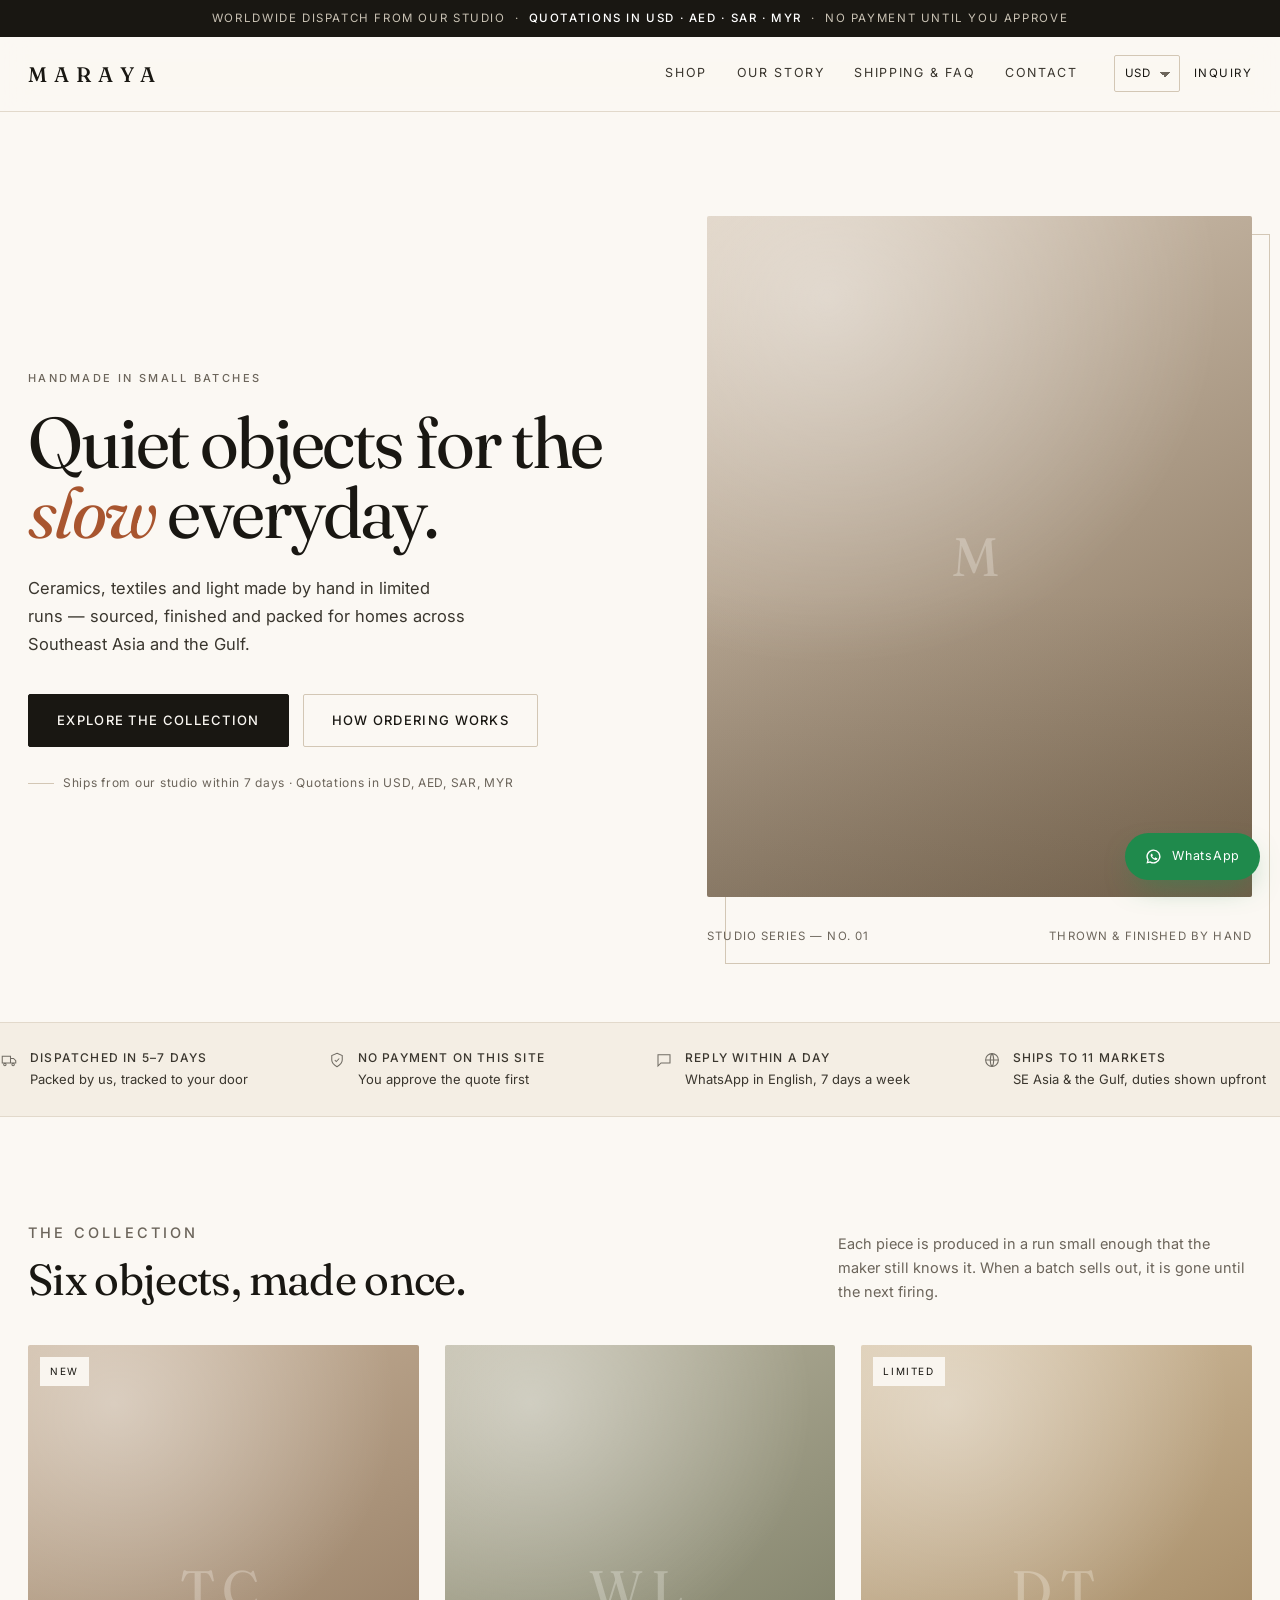
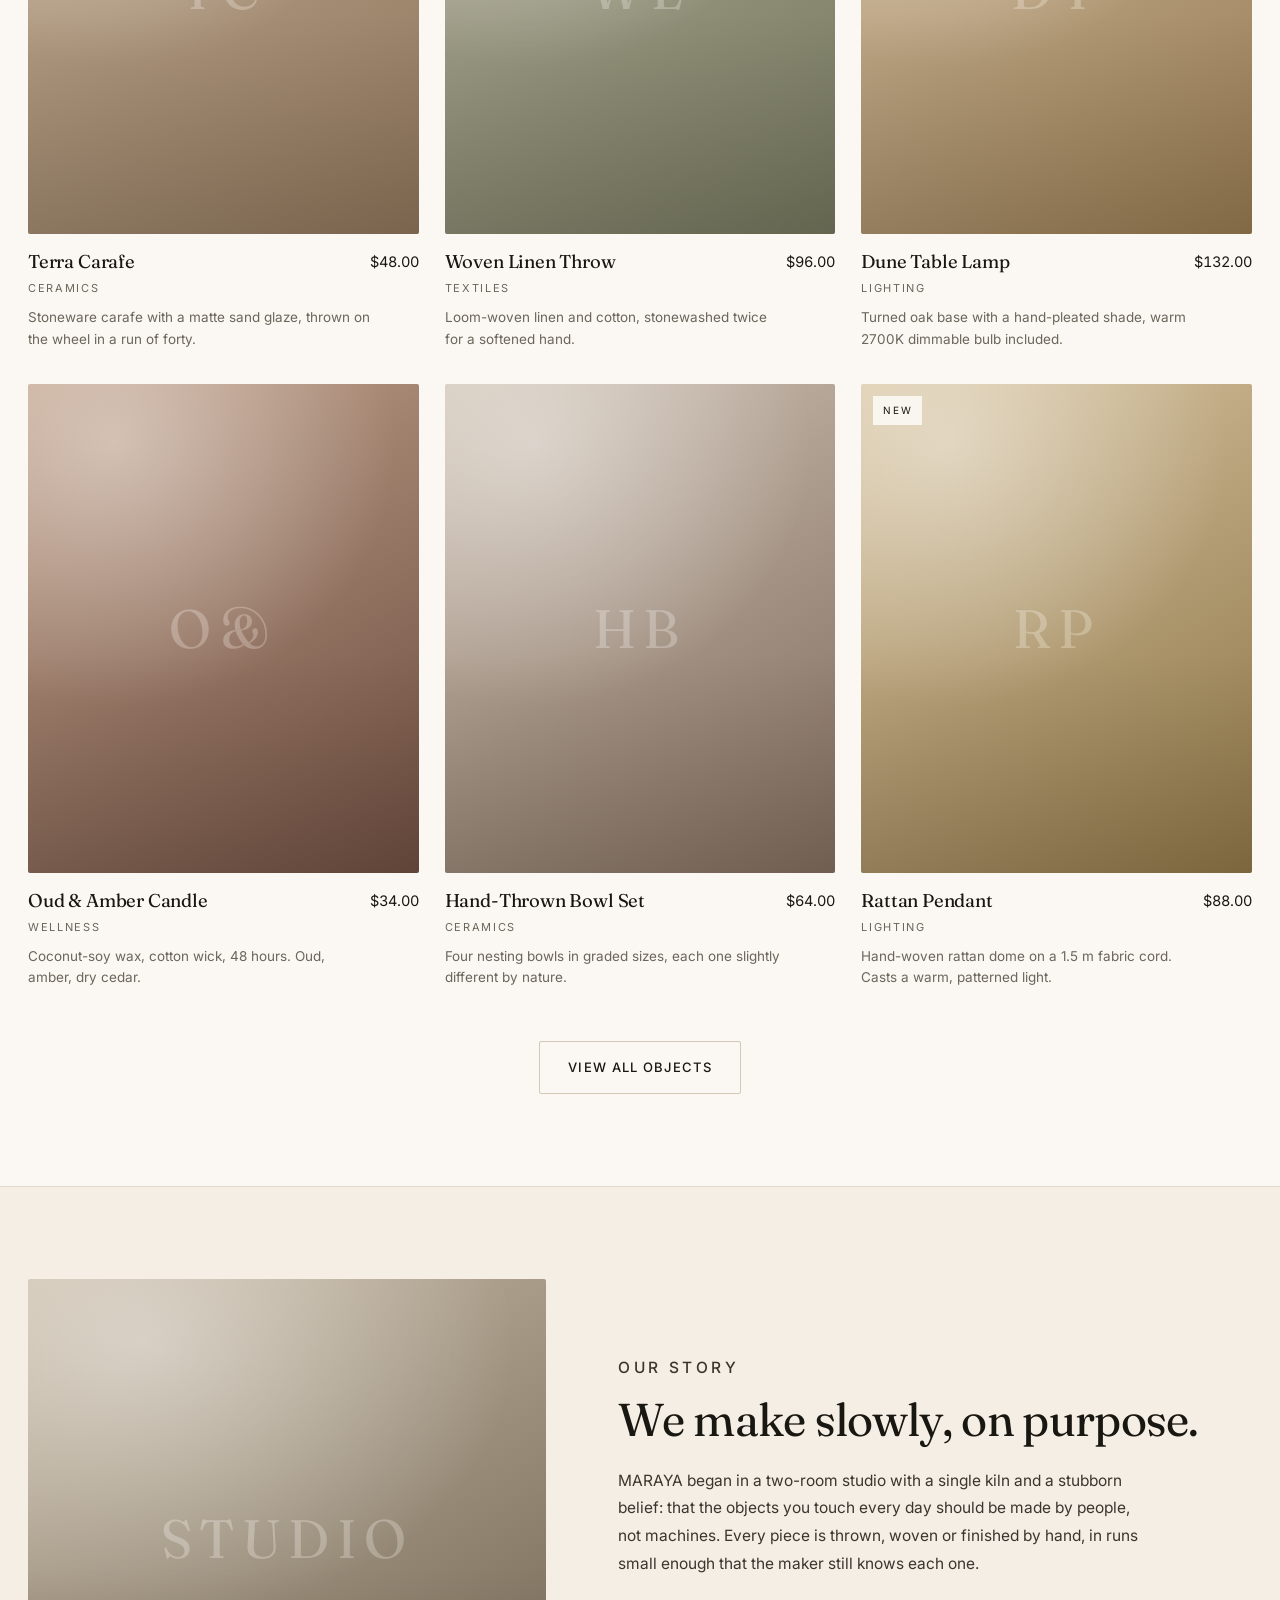
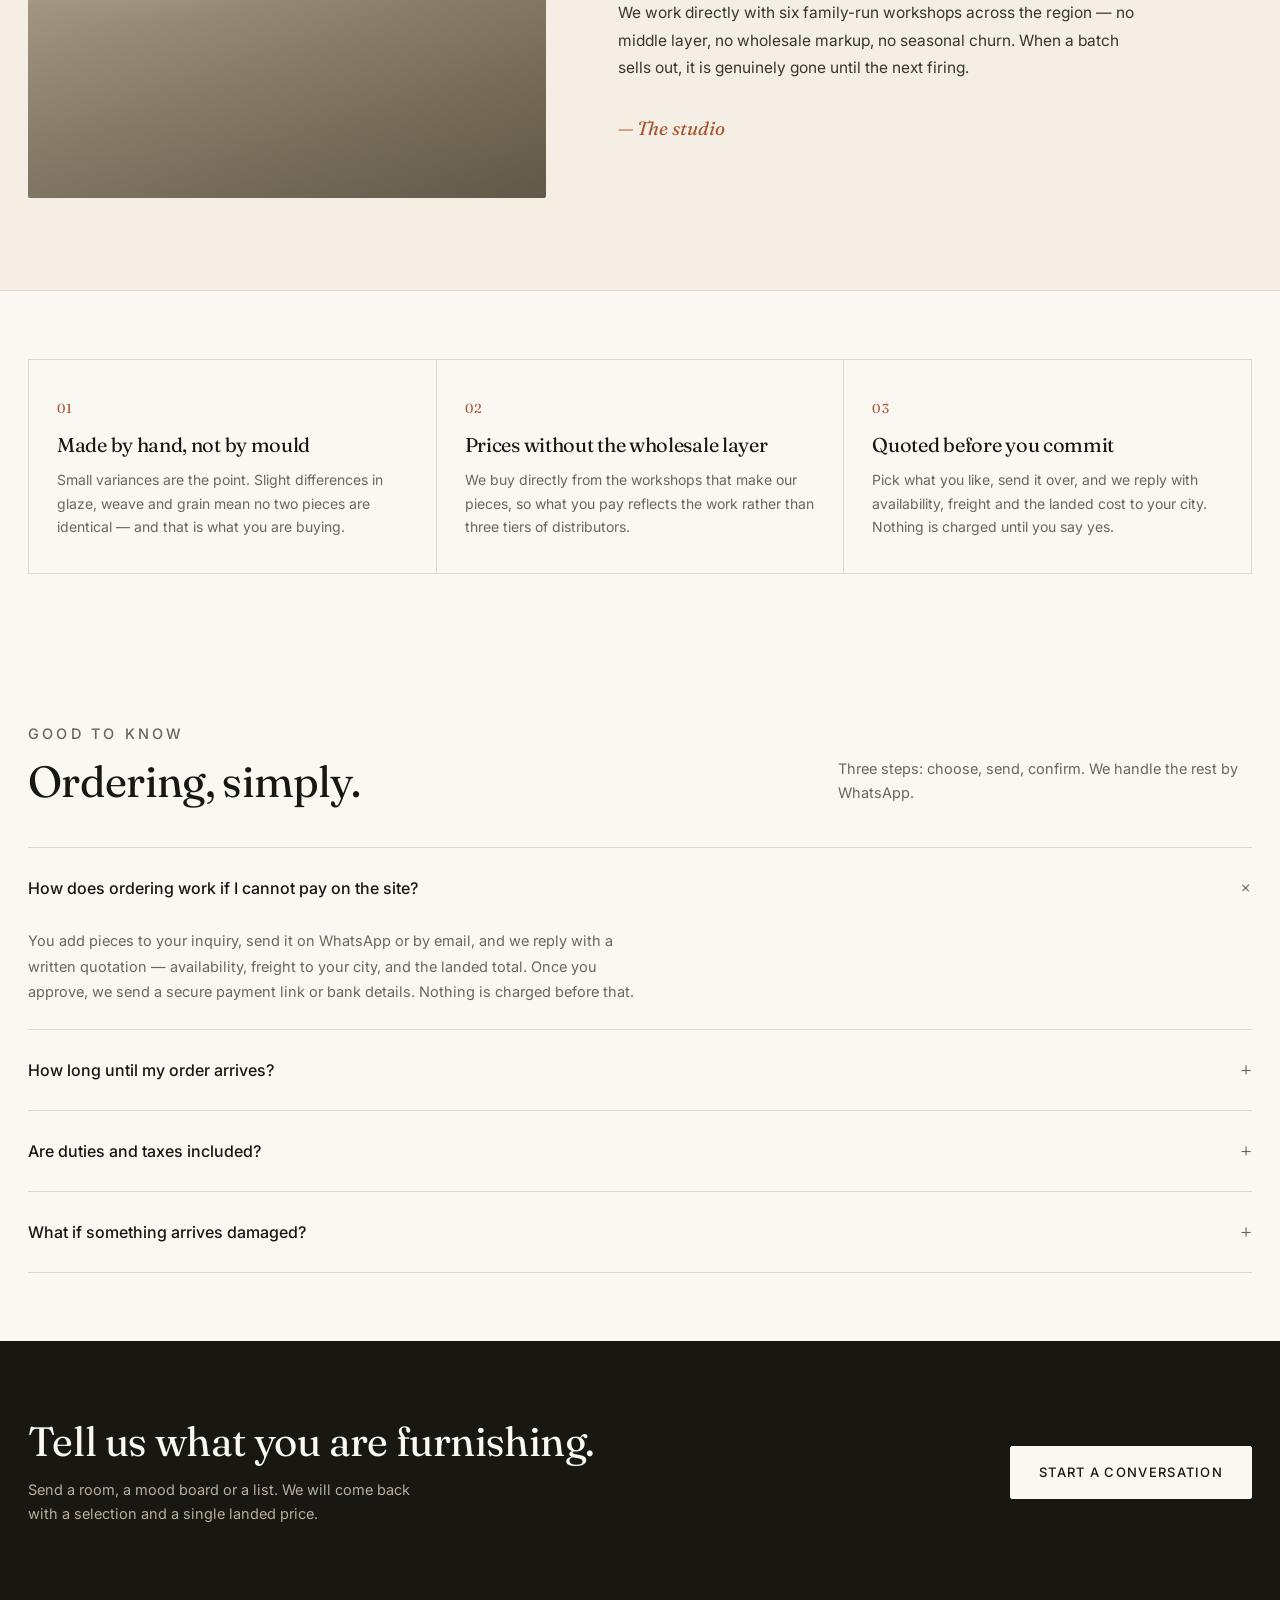
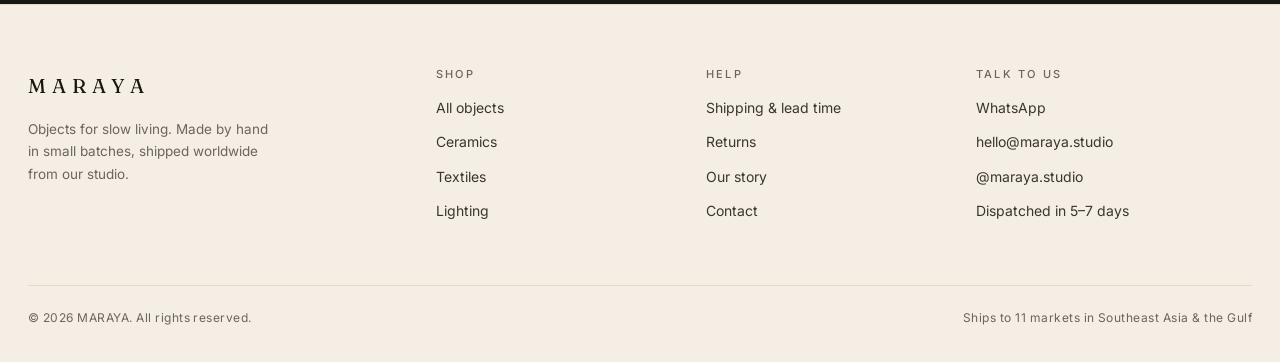
<file: index.html>
<!doctype html>
<html lang="en">
<head>
<meta charset="utf-8">
<meta name="viewport" content="width=device-width, initial-scale=1">
<title>MARAYA — Objects for slow living</title>
<meta name="description" content="Handmade ceramics, textiles and lighting in limited runs. Shipped worldwide from our studio, with quotations in USD, AED, SAR and MYR.">
<link rel="preconnect" href="https://fonts.googleapis.com">
<link rel="preconnect" href="https://fonts.gstatic.com" crossorigin>
<link href="https://fonts.googleapis.com/css2?family=Fraunces:ital,opsz,wght@0,9..144,300..600;1,9..144,300..500&family=Inter:wght@300;400;500&display=swap" rel="stylesheet">
<link rel="icon" href="data:image/svg+xml,%3Csvg xmlns='http://www.w3.org/2000/svg' viewBox='0 0 32 32'%3E%3Crect width='32' height='32' fill='%23191712'/%3E%3Ctext x='16' y='23' font-family='Georgia,serif' font-size='18' fill='%23FBF8F3' text-anchor='middle'%3EM%3C/text%3E%3C/svg%3E">
<link rel="stylesheet" href="assets/style.css">
</head>
<body data-page="home">

<main>
  <!-- HERO -->
  <section class="hero">
    <div class="wrap hero-grid">
      <div class="hero-copy">
        <p class="eyebrow">Handmade in small batches</p>
        <h1>Quiet objects for the <em>slow</em> everyday.</h1>
        <p class="hero-lead">Ceramics, textiles and light made by hand in limited runs — sourced, finished and packed for homes across Southeast Asia and the Gulf.</p>
        <div class="hero-act">
          <a class="btn" href="shop.html">Explore the collection</a>
          <a class="btn ghost" href="shipping.html">How ordering works</a>
        </div>
        <p class="hero-note">Ships from our studio within 7 days · Quotations in USD, AED, SAR, MYR</p>
      </div>
      <div class="hero-media">
        <div class="ph" style="--t1:#D9CBBA;--t2:#7E6A52">
          <span class="ph-mono">M</span>
        </div>
        <div class="hero-cap">
          <span>Studio series — No. 01</span>
          <span>Thrown &amp; finished by hand</span>
        </div>
      </div>
    </div>
  </section>

  <!-- TRUST -->
  <section class="trust">
    <div class="wrap trust-in">
      <div class="trust-item">
        <svg width="18" height="18" viewBox="0 0 24 24" fill="none" stroke="currentColor" stroke-width="1.4"><path d="M3 7h11v9H3zM14 10h4l3 3v3h-7z"/><circle cx="6.5" cy="18" r="1.6"/><circle cx="17.5" cy="18" r="1.6"/></svg>
        <div><b>Dispatched in 5–7 days</b>Packed by us, tracked to your door</div>
      </div>
      <div class="trust-item">
        <svg width="18" height="18" viewBox="0 0 24 24" fill="none" stroke="currentColor" stroke-width="1.4"><path d="M12 3l7 3v6c0 4-3 6.5-7 9-4-2.5-7-5-7-9V6z"/><path d="M9 12l2 2 4-4"/></svg>
        <div><b>No payment on this site</b>You approve the quote first</div>
      </div>
      <div class="trust-item">
        <svg width="18" height="18" viewBox="0 0 24 24" fill="none" stroke="currentColor" stroke-width="1.4"><path d="M4 5h16v11H8l-4 4z"/></svg>
        <div><b>Reply within a day</b>WhatsApp in English, 7 days a week</div>
      </div>
      <div class="trust-item">
        <svg width="18" height="18" viewBox="0 0 24 24" fill="none" stroke="currentColor" stroke-width="1.4"><circle cx="12" cy="12" r="8.5"/><path d="M3.5 12h17M12 3.5c3 3 3 14 0 17-3-3-3-14 0-17z"/></svg>
        <div><b>Ships to 11 markets</b>SE Asia &amp; the Gulf, duties shown upfront</div>
      </div>
    </div>
  </section>

  <!-- FEATURED -->
  <section class="sec">
    <div class="wrap">
      <div class="sec-head reveal">
        <div>
          <p class="eyebrow">The collection</p>
          <h2>Six objects, made once.</h2>
        </div>
        <p>Each piece is produced in a run small enough that the maker still knows it. When a batch sells out, it is gone until the next firing.</p>
      </div>
      <div class="grid" id="featured"></div>
      <div style="margin-top:52px;text-align:center">
        <a class="btn ghost" href="shop.html">View all objects</a>
      </div>
    </div>
  </section>

  <!-- STORY -->
  <section class="story sec">
    <div class="wrap story-grid">
      <div class="story-media">
        <div class="ph" style="--t1:#C9BCA8;--t2:#6E6350"><span class="ph-mono">Studio</span></div>
      </div>
      <div>
        <p class="eyebrow">Our story</p>
        <h2 style="margin-top:14px">We make slowly, on purpose.</h2>
        <p>MARAYA began in a two-room studio with a single kiln and a stubborn belief: that the objects you touch every day should be made by people, not machines. Every piece is thrown, woven or finished by hand, in runs small enough that the maker still knows each one.</p>
        <p>We work directly with six family-run workshops across the region — no middle layer, no wholesale markup, no seasonal churn. When a batch sells out, it is genuinely gone until the next firing.</p>
        <p class="sig">— The studio</p>
      </div>
    </div>
  </section>

  <!-- VALUES -->
  <section class="sec tight">
    <div class="wrap">
      <div class="values reveal">
        <div class="value">
          <span class="num">01</span>
          <h3>Made by hand, not by mould</h3>
          <p>Small variances are the point. Slight differences in glaze, weave and grain mean no two pieces are identical — and that is what you are buying.</p>
        </div>
        <div class="value">
          <span class="num">02</span>
          <h3>Prices without the wholesale layer</h3>
          <p>We buy directly from the workshops that make our pieces, so what you pay reflects the work rather than three tiers of distributors.</p>
        </div>
        <div class="value">
          <span class="num">03</span>
          <h3>Quoted before you commit</h3>
          <p>Pick what you like, send it over, and we reply with availability, freight and the landed cost to your city. Nothing is charged until you say yes.</p>
        </div>
      </div>
    </div>
  </section>

  <!-- FAQ -->
  <section class="sec tight">
    <div class="wrap">
      <div class="sec-head reveal">
        <div>
          <p class="eyebrow">Good to know</p>
          <h2>Ordering, simply.</h2>
        </div>
        <p>Three steps: choose, send, confirm. We handle the rest by WhatsApp.</p>
      </div>
      <div class="faq">
        <details open>
          <summary>How does ordering work if I cannot pay on the site?</summary>
          <div class="a">You add pieces to your inquiry, send it on WhatsApp or by email, and we reply with a written quotation — availability, freight to your city, and the landed total. Once you approve, we send a secure payment link or bank details. Nothing is charged before that.</div>
        </details>
        <details>
          <summary>How long until my order arrives?</summary>
          <div class="a">In-stock pieces leave the studio in 5–7 days. Transit is typically 3–5 days to Malaysia, Singapore and Thailand, 5–9 days to Indonesia and the Philippines, and 4–8 days to the Gulf. Made-to-order pieces add two weeks.</div>
        </details>
        <details>
          <summary>Are duties and taxes included?</summary>
          <div class="a">They are shown separately in your quotation so there are no surprises at the door. For the Gulf we can ship duty-paid on request; for Southeast Asia, import thresholds vary by country and we will flag anything that applies.</div>
        </details>
        <details>
          <summary>What if something arrives damaged?</summary>
          <div class="a">Send us a photo within 7 days of delivery and we replace it or refund it — whichever you prefer. Ceramics are double-boxed with moulded pulp inserts precisely because we would rather not have this conversation.</div>
        </details>
      </div>
    </div>
  </section>

  <!-- BAND -->
  <section class="band">
    <div class="wrap band-in">
      <div>
        <h2>Tell us what you are furnishing.</h2>
        <p>Send a room, a mood board or a list. We will come back with a selection and a single landed price.</p>
      </div>
      <a class="btn" href="contact.html">Start a conversation</a>
    </div>
  </section>
</main>

<script src="assets/data.js"></script>
<script src="assets/app.js"></script>
<script>
document.addEventListener('DOMContentLoaded', function () {
  var M = window.MARAYA;
  var box = M.$('#featured');
  box.innerHTML = window.STORE.products.slice(0, 6).map(M.cardHTML).join('');
  M.paintPrices();
  M.reveals();
});
</script>
</body>
</html>
</file>
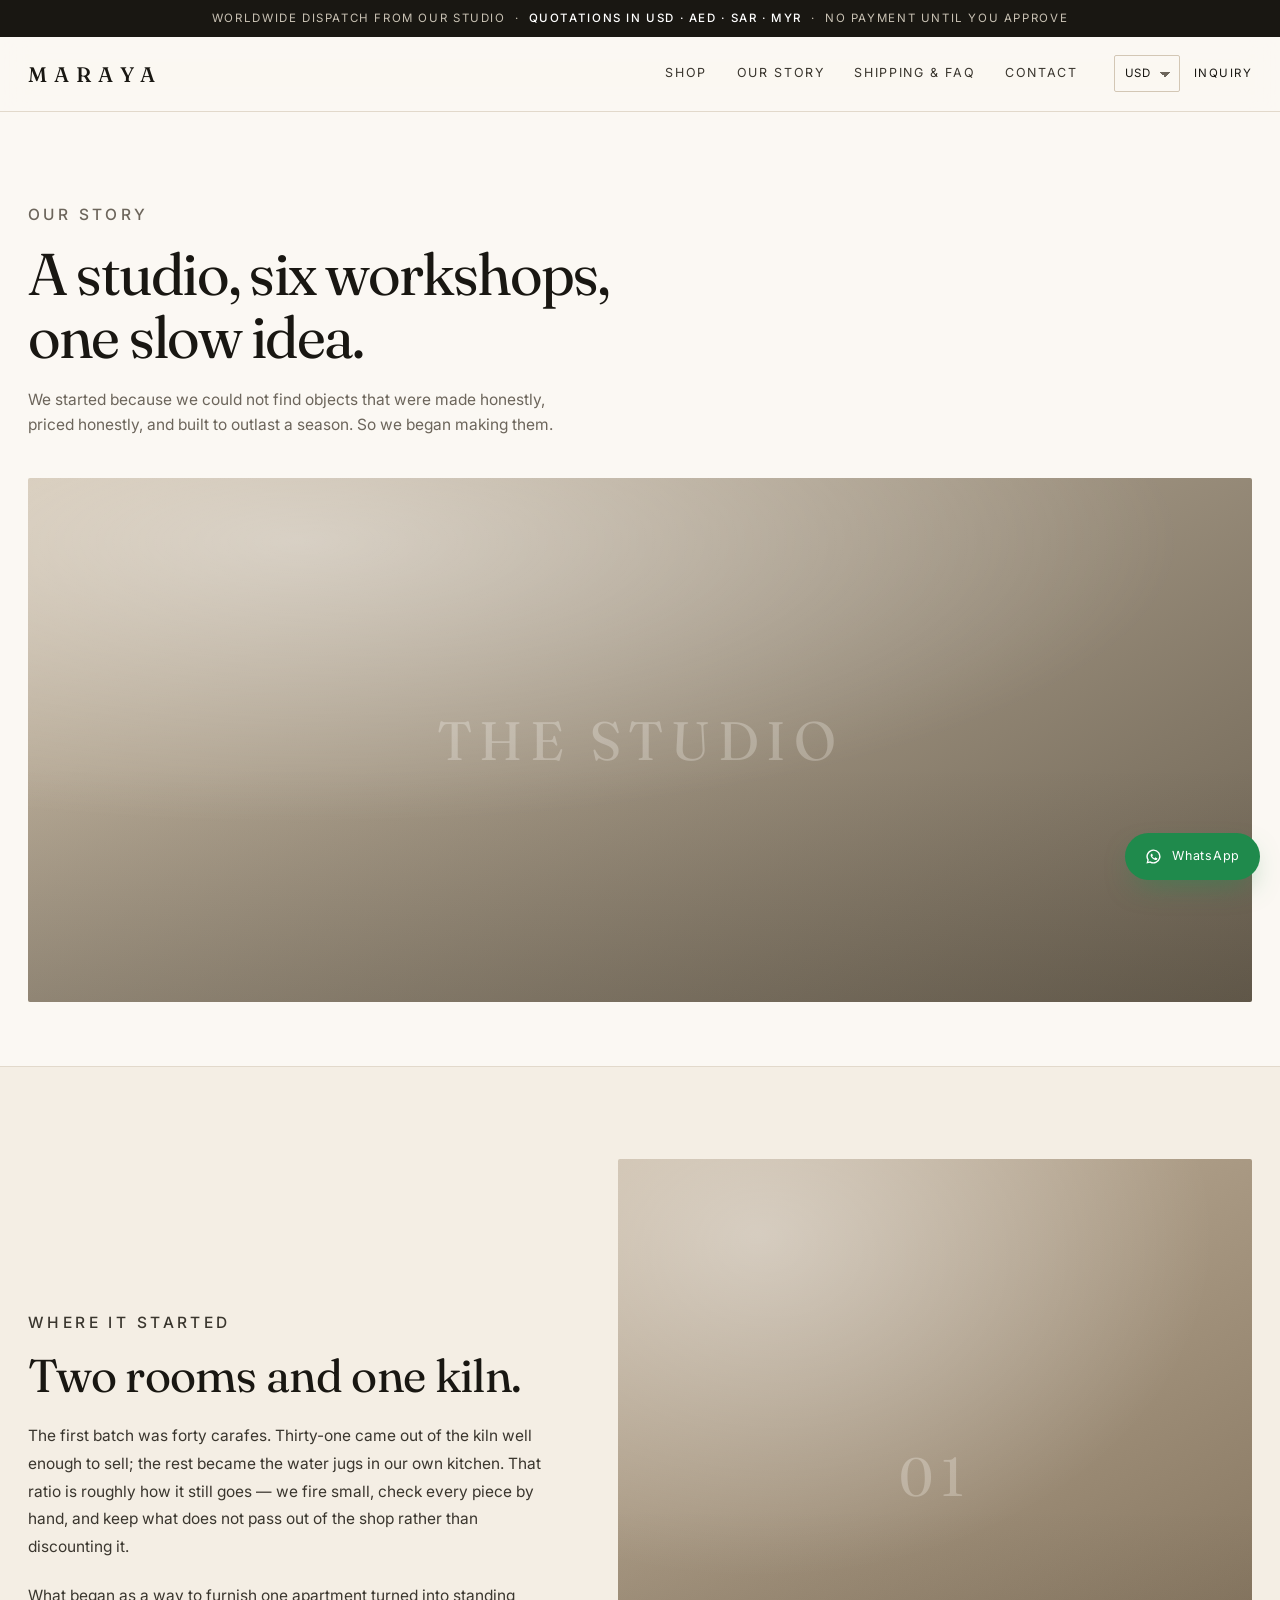
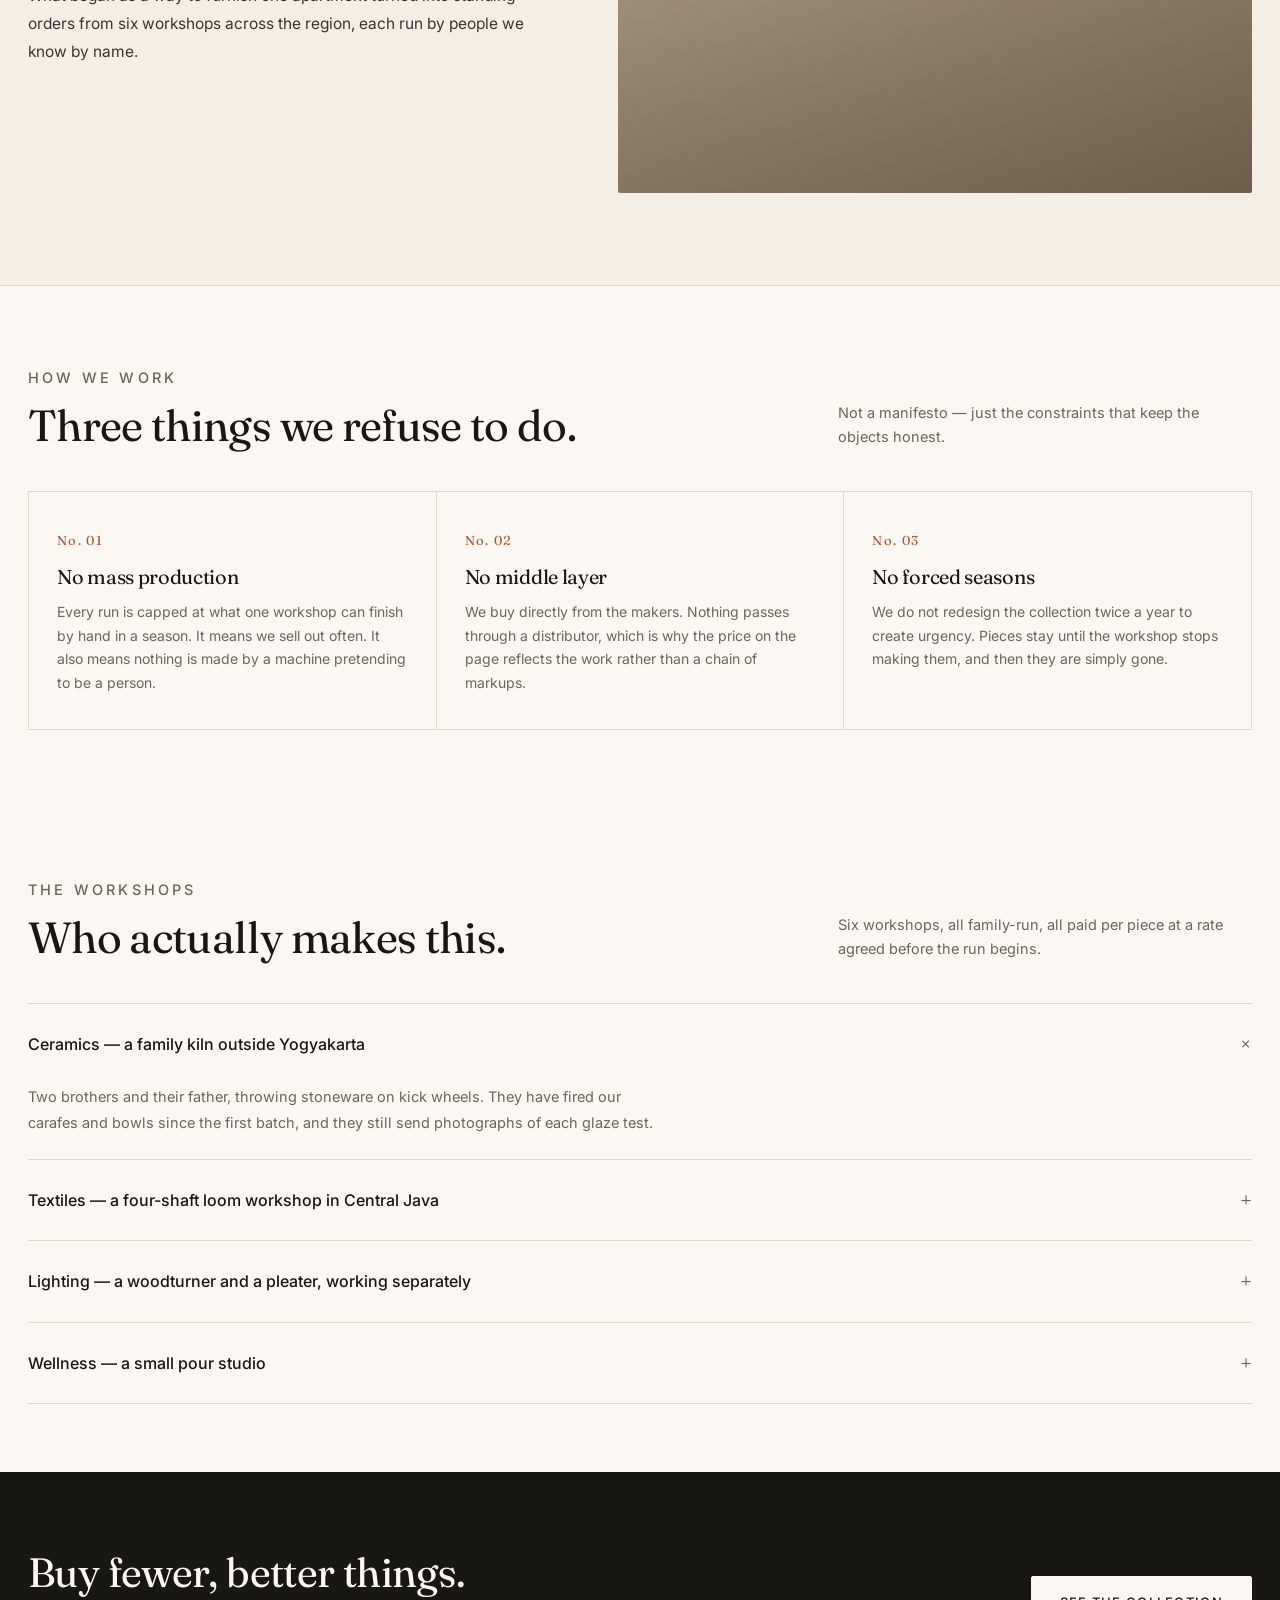
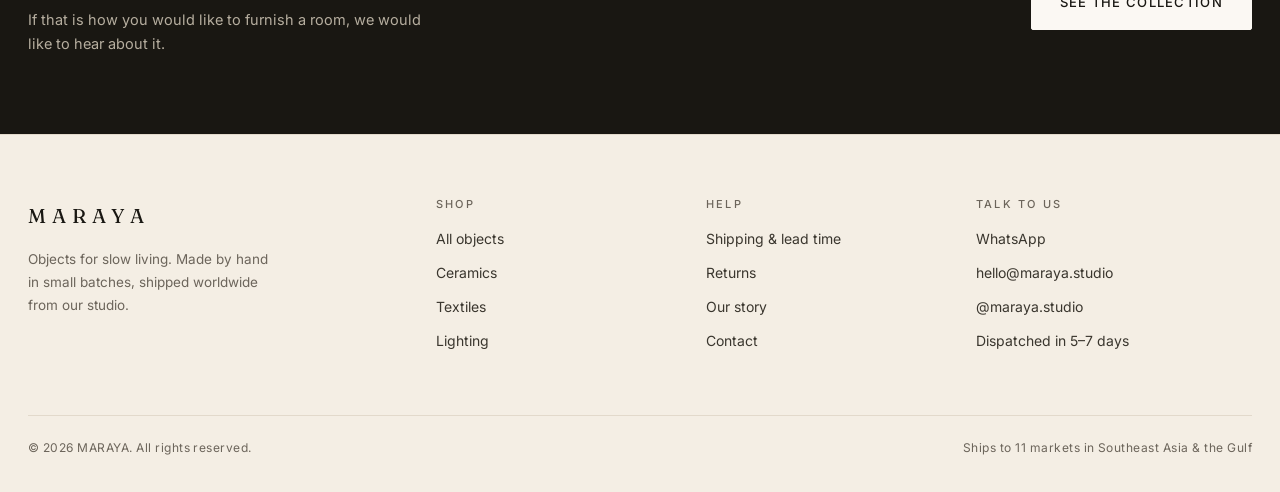
<file: about.html>
<!doctype html>
<html lang="en">
<head>
<meta charset="utf-8">
<meta name="viewport" content="width=device-width, initial-scale=1">
<title>Our story — MARAYA</title>
<meta name="description" content="How MARAYA works: six family-run workshops, small-batch production, and objects made to be lived with rather than replaced.">
<link rel="preconnect" href="https://fonts.googleapis.com">
<link rel="preconnect" href="https://fonts.gstatic.com" crossorigin>
<link href="https://fonts.googleapis.com/css2?family=Fraunces:ital,opsz,wght@0,9..144,300..600;1,9..144,300..500&family=Inter:wght@300;400;500&display=swap" rel="stylesheet">
<link rel="icon" href="data:image/svg+xml,%3Csvg xmlns='http://www.w3.org/2000/svg' viewBox='0 0 32 32'%3E%3Crect width='32' height='32' fill='%23191712'/%3E%3Ctext x='16' y='23' font-family='Georgia,serif' font-size='18' fill='%23FBF8F3' text-anchor='middle'%3EM%3C/text%3E%3C/svg%3E">
<link rel="stylesheet" href="assets/style.css">
</head>
<body data-page="about">

<main>
  <section class="page-head">
    <div class="wrap">
      <p class="eyebrow">Our story</p>
      <h1 style="margin-top:14px;max-width:18ch">A studio, six workshops, one slow idea.</h1>
      <p>We started because we could not find objects that were made honestly, priced honestly, and built to outlast a season. So we began making them.</p>
    </div>
  </section>

  <section style="padding-bottom:min(6vw,64px)">
    <div class="wrap">
      <div class="ph" style="--t1:#CDBFAA;--t2:#6B6151;aspect-ratio:21/9"><span class="ph-mono">The studio</span></div>
    </div>
  </section>

  <section class="story sec">
    <div class="wrap story-grid">
      <div>
        <p class="eyebrow">Where it started</p>
        <h2 style="margin-top:14px">Two rooms and one kiln.</h2>
        <p>The first batch was forty carafes. Thirty-one came out of the kiln well enough to sell; the rest became the water jugs in our own kitchen. That ratio is roughly how it still goes — we fire small, check every piece by hand, and keep what does not pass out of the shop rather than discounting it.</p>
        <p>What began as a way to furnish one apartment turned into standing orders from six workshops across the region, each run by people we know by name.</p>
      </div>
      <div class="story-media">
        <div class="ph" style="--t1:#C4B49E;--t2:#7A6A54"><span class="ph-mono">01</span></div>
      </div>
    </div>
  </section>

  <section class="sec tight">
    <div class="wrap">
      <div class="sec-head reveal">
        <div>
          <p class="eyebrow">How we work</p>
          <h2>Three things we refuse to do.</h2>
        </div>
        <p>Not a manifesto — just the constraints that keep the objects honest.</p>
      </div>
      <div class="values reveal">
        <div class="value">
          <span class="num">No. 01</span>
          <h3>No mass production</h3>
          <p>Every run is capped at what one workshop can finish by hand in a season. It means we sell out often. It also means nothing is made by a machine pretending to be a person.</p>
        </div>
        <div class="value">
          <span class="num">No. 02</span>
          <h3>No middle layer</h3>
          <p>We buy directly from the makers. Nothing passes through a distributor, which is why the price on the page reflects the work rather than a chain of markups.</p>
        </div>
        <div class="value">
          <span class="num">No. 03</span>
          <h3>No forced seasons</h3>
          <p>We do not redesign the collection twice a year to create urgency. Pieces stay until the workshop stops making them, and then they are simply gone.</p>
        </div>
      </div>
    </div>
  </section>

  <section class="sec tight">
    <div class="wrap">
      <div class="sec-head reveal">
        <div>
          <p class="eyebrow">The workshops</p>
          <h2>Who actually makes this.</h2>
        </div>
        <p>Six workshops, all family-run, all paid per piece at a rate agreed before the run begins.</p>
      </div>
      <div class="faq">
        <details open>
          <summary>Ceramics — a family kiln outside Yogyakarta</summary>
          <div class="a">Two brothers and their father, throwing stoneware on kick wheels. They have fired our carafes and bowls since the first batch, and they still send photographs of each glaze test.</div>
        </details>
        <details>
          <summary>Textiles — a four-shaft loom workshop in Central Java</summary>
          <div class="a">Eleven weavers working on hand looms, producing the linen-cotton throws. The stonewashing happens in the same building, twice, which is why the hand is soft from the first wash.</div>
        </details>
        <details>
          <summary>Lighting — a woodturner and a pleater, working separately</summary>
          <div class="a">Bases are turned from reclaimed oak by a single woodturner; shades are hand-pleated around brass frames by a two-person studio nearby. They have never met, but every lamp depends on both.</div>
        </details>
        <details>
          <summary>Wellness — a small pour studio</summary>
          <div class="a">Coconut-soy wax poured in batches of sixty, into stoneware vessels from the same kiln that makes our tableware. The vessels are meant to be kept.</div>
        </details>
      </div>
    </div>
  </section>

  <section class="band">
    <div class="wrap band-in">
      <div>
        <h2>Buy fewer, better things.</h2>
        <p>If that is how you would like to furnish a room, we would like to hear about it.</p>
      </div>
      <a class="btn" href="shop.html">See the collection</a>
    </div>
  </section>
</main>

<script src="assets/data.js"></script>
<script src="assets/app.js"></script>
</body>
</html>
</file>
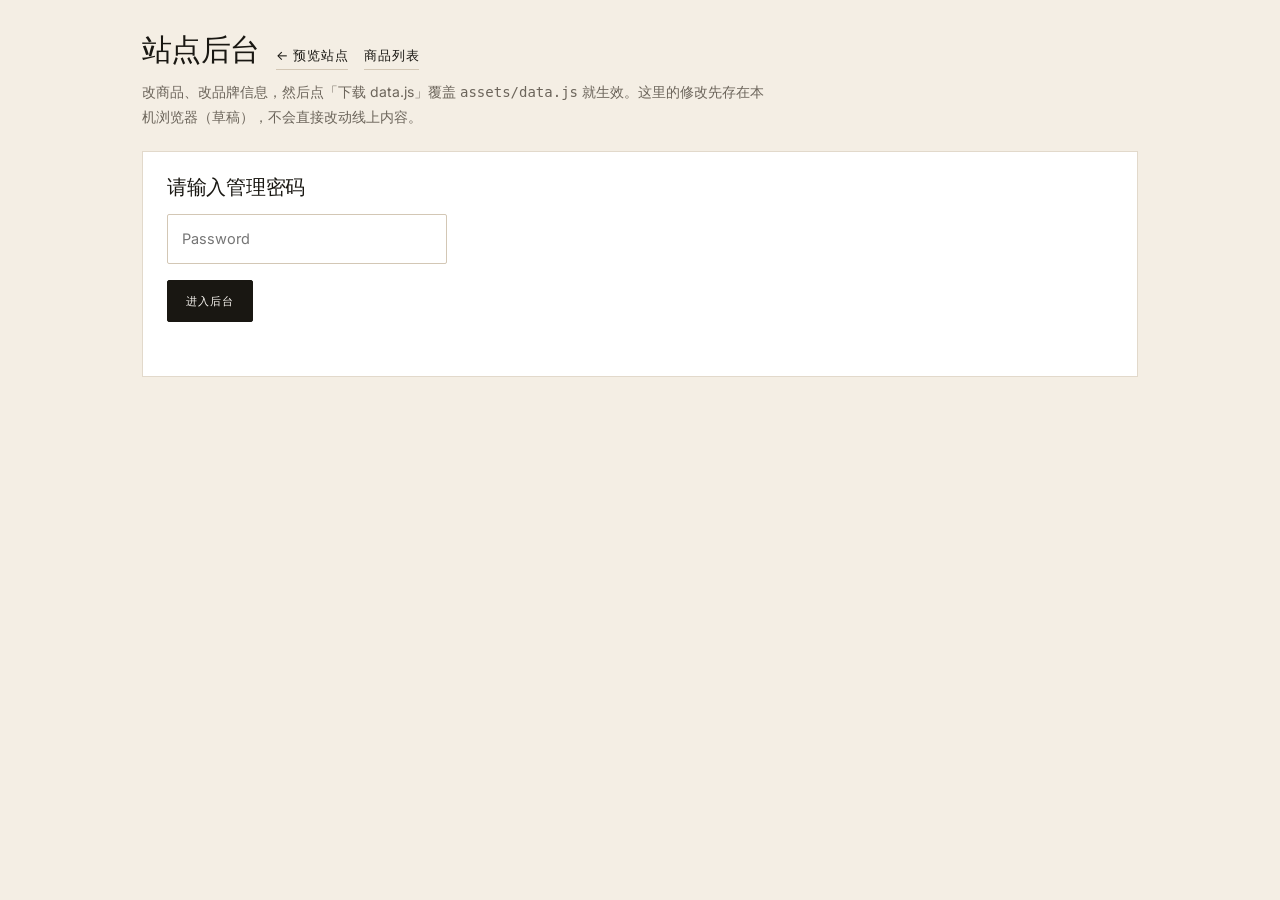
<file: admin.html>
<!doctype html>
<html lang="zh-CN">
<head>
<meta charset="utf-8">
<meta name="viewport" content="width=device-width, initial-scale=1">
<title>站点后台 — MARAYA</title>
<link rel="preconnect" href="https://fonts.googleapis.com">
<link rel="preconnect" href="https://fonts.gstatic.com" crossorigin>
<link href="https://fonts.googleapis.com/css2?family=Fraunces:wght@400;500&family=Inter:wght@300;400;500&display=swap" rel="stylesheet">
<link rel="icon" href="data:image/svg+xml,%3Csvg xmlns='http://www.w3.org/2000/svg' viewBox='0 0 32 32'%3E%3Crect width='32' height='32' fill='%23191712'/%3E%3Ctext x='16' y='23' font-family='Georgia,serif' font-size='18' fill='%23FBF8F3' text-anchor='middle'%3EM%3C/text%3E%3C/svg%3E">
<link rel="stylesheet" href="assets/style.css">
<style>
body{background:var(--paper-2)}
.adm{max-width:1040px;margin:0 auto;padding:34px 22px 90px}
.adm h1{font-size:30px;letter-spacing:-.02em}
.adm .lead{color:var(--muted);font-size:14px;margin-top:10px;max-width:70ch;line-height:1.7}
.panel{background:#fff;border:1px solid var(--line);padding:24px;margin-top:22px}
.tabs{display:flex;gap:8px;margin-top:26px;flex-wrap:wrap}
.tab{padding:9px 16px;border:1px solid var(--line-2);border-radius:99px;font-size:12px;letter-spacing:.1em;text-transform:uppercase}
.tab.on{background:var(--ink);border-color:var(--ink);color:var(--paper)}
.pcard{border:1px solid var(--line);background:#fff;margin-bottom:14px}
.pcard-h{display:flex;align-items:center;gap:12px;padding:14px 16px;border-bottom:1px solid var(--line);background:var(--paper)}
.pcard-h .nm{font-family:var(--serif);font-size:16px}
.pcard-h .sp{color:var(--muted);font-size:12px}
.pcard-h .acts{margin-left:auto;display:flex;gap:6px}
.mini{padding:6px 10px;border:1px solid var(--line-2);border-radius:2px;font-size:11.5px;color:var(--ink-soft);background:#fff}
.mini:hover{border-color:var(--ink)}
.mini.danger{color:#A5232B;border-color:#E4C3C3}
.pcard-b{padding:16px;display:grid;grid-template-columns:1fr 1fr;gap:12px}
.pcard-b .full{grid-column:1/-1}
.pcard-b label{display:block;font-size:10.5px;letter-spacing:.13em;text-transform:uppercase;color:var(--muted);margin-bottom:5px}
.pcard-b input,.pcard-b select,.pcard-b textarea{
  width:100%;padding:9px 11px;border:1px solid var(--line-2);border-radius:2px;background:#fff;font-size:13.5px;
}
.pcard-b textarea{min-height:70px;resize:vertical;line-height:1.6}
.row2{display:grid;grid-template-columns:1fr 1fr;gap:10px}
.bar{display:flex;gap:10px;flex-wrap:wrap;margin-top:20px}
.msgbar{position:sticky;bottom:0;z-index:20;margin-top:22px;padding:16px 20px;background:var(--ink);color:var(--paper);font-size:13px;display:flex;gap:16px;align-items:center;flex-wrap:wrap}
.msgbar .sp{margin-left:auto;color:#B6AE9F;font-size:12px}
.hintbox{border-left:2px solid var(--clay);padding:12px 16px;background:var(--paper);font-size:13px;line-height:1.7;color:var(--ink-soft);margin-top:18px}
.hintbox b{color:var(--clay)}
.pcard-b input.swatch{width:100%;height:40px;padding:3px;cursor:pointer;background:#fff}
@media(max-width:700px){.pcard-b{grid-template-columns:1fr}.row2{grid-template-columns:1fr}}
</style>
</head>
<body data-page="">

<div class="adm">
  <div style="display:flex;align-items:baseline;gap:16px;flex-wrap:wrap">
    <h1>站点后台</h1>
    <a class="linkline" href="index.html" target="_blank">← 预览站点</a>
    <a class="linkline" href="shop.html" target="_blank">商品列表</a>
  </div>
  <p class="lead">改商品、改品牌信息，然后点「下载 data.js」覆盖 <code>assets/data.js</code> 就生效。这里的修改先存在本机浏览器（草稿），不会直接改动线上内容。</p>

  <!-- 登录 -->
  <div class="panel" id="gate">
    <h3 style="font-family:var(--serif);font-size:20px">请输入管理密码</h3>
    <div class="field" style="max-width:280px;margin-top:16px">
      <input id="pwd" type="password" placeholder="Password" autocomplete="current-password">
    </div>
    <button class="btn sm" id="loginBtn" type="button">进入后台</button>
    <p id="gateMsg" style="margin-top:12px;font-size:13px;color:#A5232B;min-height:18px"></p>
  </div>

  <!-- 主界面 -->
  <div id="app" style="display:none">
    <div class="tabs">
      <button class="tab on" data-tab="products">商品</button>
      <button class="tab" data-tab="site">品牌与联系</button>
      <button class="tab" data-tab="help">怎么用</button>
    </div>

    <div id="tab-products">
      <div id="plist" style="margin-top:20px"></div>
      <div class="bar">
        <button class="btn sm ghost" id="addBtn" type="button">＋ 添加商品</button>
        <button class="btn sm ghost" id="resetBtn" type="button">恢复为文件里的内容</button>
      </div>
    </div>

    <div id="tab-site" style="display:none">
      <div class="panel">
        <div class="pcard-b" style="padding:0">
          <div><label>品牌名</label><input id="s-brand"></div>
          <div><label>一句话定位</label><input id="s-tagline"></div>
          <div><label>WhatsApp 号码（国家码+号码，无 + 无空格）</label><input id="s-wa"></div>
          <div><label>邮箱</label><input id="s-email"></div>
          <div><label>Instagram（不带 @）</label><input id="s-ig"></div>
          <div><label>发货说明（页脚显示）</label><input id="s-lead"></div>
          <div class="full"><label>物流说明</label><input id="s-ship"></div>
          <div class="full"><label>默认币种</label><input id="s-cur"></div>
        </div>
      </div>
    </div>

    <div id="tab-help" style="display:none">
      <div class="panel">
        <h3 style="font-family:var(--serif);font-size:20px">三步上线</h3>
        <div class="hintbox">
          <b>1.</b> 在这个后台改商品和品牌信息，改完点「下载 data.js」。<br>
          <b>2.</b> 用下载到的 <code>data.js</code> 覆盖项目里的 <code>assets/data.js</code>（文件名保持 data.js）。<br>
          <b>3.</b> 刷新站点即可看到变化；发布到线上后，所有访客都会看到新内容。
        </div>
        <h3 style="font-family:var(--serif);font-size:20px;margin-top:28px">商品图片</h3>
        <div class="hintbox">
          把图片放进 <code>assets/img/</code>，然后把「图片路径」填成 <code>assets/img/your-photo.jpg</code>。<br>
          建议 1200×1500（4:5 竖图），单张控制在 300KB 以内。<br>
          留空则显示带品牌首字母的色块占位，不会破版。
        </div>
        <h3 style="font-family:var(--serif);font-size:20px;margin-top:28px">询盘怎么收到</h3>
        <div class="hintbox">
          站上不收款、不存订单。客户点「发送询盘」后，浏览器会打开 WhatsApp（或邮件），把商品清单、数量、目的地拼好发给「品牌与联系」里填的号码。<br>
          所以只要那个号码是对的，你就能直接收到询盘。改号码后记得也下载覆盖一次。
        </div>
      </div>
    </div>

    <div class="msgbar" id="bar">
      <span id="status">草稿未保存</span>
      <span class="sp" id="dirtyFlag"></span>
      <button class="btn sm" id="downloadBtn" type="button" style="background:var(--paper);color:var(--ink);border-color:var(--paper)">下载 data.js</button>
      <button class="btn sm ghost" id="saveDraft" type="button" style="color:var(--paper);border-color:#4a463d">保存草稿</button>
    </div>
  </div>
</div>

<script src="assets/data.js"></script>
<script>
var PWD_HASH = 'f4715410732eebd5c91096eccbcfbe8387474e3b7667d73630191a8b23cad4d9';
var $ = function (s) { return document.querySelector(s); };
var state = null;
var statusEl, dirty = false;

function ror(x, n) { return (x >>> n) | (x << (32 - n)); }
function sha256(str) {
  function isPrime(n) { for (var x = 2; x * x <= n; x++) if (n % x === 0) return false; return true; }
  var K = [], H = [], p = 2;
  while (K.length < 64) { if (isPrime(p)) K.push((Math.pow(p, 1 / 3) * 4294967296) | 0); p++; }
  p = 2;
  while (H.length < 8) { if (isPrime(p)) H.push((Math.pow(p, 1 / 2) * 4294967296) | 0); p++; }
  var bytes = [];
  for (var i = 0; i < str.length; i++) {
    var c = str.charCodeAt(i);
    if (c < 128) bytes.push(c);
    else if (c < 2048) { bytes.push(192 | (c >> 6), 128 | (c & 63)); }
    else { bytes.push(224 | (c >> 12), 128 | ((c >> 6) & 63), 128 | (c & 63)); }
  }
  var bitLen = bytes.length * 8;
  bytes.push(0x80);
  while (bytes.length % 64 !== 56) bytes.push(0);
  var hi = Math.floor(bitLen / 4294967296), lo = bitLen >>> 0;
  bytes.push((hi >>> 24) & 255, (hi >>> 16) & 255, (hi >>> 8) & 255, hi & 255,
             (lo >>> 24) & 255, (lo >>> 16) & 255, (lo >>> 8) & 255, lo & 255);
  var w = new Array(64);
  for (var off = 0; off < bytes.length; off += 64) {
    for (var j = 0; j < 16; j++) {
      w[j] = ((bytes[off + j * 4] << 24) | (bytes[off + j * 4 + 1] << 16) | (bytes[off + j * 4 + 2] << 8) | bytes[off + j * 4 + 3]) | 0;
    }
    for (j = 16; j < 64; j++) {
      var s0 = (ror(w[j - 15], 7) ^ ror(w[j - 15], 18) ^ (w[j - 15] >>> 3)) | 0;
      var s1 = (ror(w[j - 2], 17) ^ ror(w[j - 2], 19) ^ (w[j - 2] >>> 10)) | 0;
      w[j] = (w[j - 16] + s0 + w[j - 7] + s1) | 0;
    }
    var a = H[0], b = H[1], cc = H[2], d = H[3], e = H[4], f = H[5], g = H[6], h = H[7];
    for (j = 0; j < 64; j++) {
      var S1 = (ror(e, 6) ^ ror(e, 11) ^ ror(e, 25)) | 0;
      var chv = ((e & f) ^ (~e & g)) | 0;
      var t1 = (h + S1 + chv + K[j] + w[j]) | 0;
      var S0 = (ror(a, 2) ^ ror(a, 13) ^ ror(a, 22)) | 0;
      var mj = ((a & b) ^ (a & cc) ^ (b & cc)) | 0;
      var t2 = (S0 + mj) | 0;
      h = g; g = f; f = e; e = (d + t1) | 0; d = cc; cc = b; b = a; a = (t1 + t2) | 0;
    }
    H[0] = (H[0] + a) | 0; H[1] = (H[1] + b) | 0; H[2] = (H[2] + cc) | 0; H[3] = (H[3] + d) | 0;
    H[4] = (H[4] + e) | 0; H[5] = (H[5] + f) | 0; H[6] = (H[6] + g) | 0; H[7] = (H[7] + h) | 0;
  }
  return H.map(function (x) { return ('00000000' + (x >>> 0).toString(16)).slice(-8); }).join('');
}

function draftKey() { return 'maraya_draft_v1'; }
function loadDraft() {
  try { var raw = localStorage.getItem(draftKey()); return raw ? JSON.parse(raw) : null; } catch (e) { return null; }
}
function markDirty() {
  dirty = true;
  $('#status').textContent = '草稿已修改（未导出）';
  $('#dirtyFlag').textContent = '记得点右侧「下载 data.js」并覆盖 assets/data.js';
}
function saveDraft() {
  try { localStorage.setItem(draftKey(), JSON.stringify(state)); dirty = false; $('#status').textContent = '草稿已保存到本机浏览器'; $('#dirtyFlag').textContent = ''; } catch (e) { alert('保存失败：' + e.message); }
}

/* ---------- 商品渲染 ---------- */
function renderList() {
  var box = $('#plist');
  box.innerHTML = '';
  state.products.forEach(function (p, idx) {
    var card = document.createElement('div');
    card.className = 'pcard';
    card.innerHTML =
      '<div class="pcard-h">' +
        '<span class="nm"></span><span class="sp"></span>' +
        '<span class="acts">' +
          '<button class="mini" data-act="up">↑</button>' +
          '<button class="mini" data-act="down">↓</button>' +
          '<button class="mini danger" data-act="del">删除</button>' +
        '</span>' +
      '</div>' +
      '<div class="pcard-b">' +
        '<div><label>商品名</label><input data-f="name"></div>' +
        '<div><label>分类</label><input data-f="cat" list="cats"></div>' +
        '<div><label>价格（USD，数字）</label><input data-f="price" type="number" step="0.01"></div>' +
        '<div><label>库存文案</label><input data-f="stock" placeholder="In stock / 6 left"></div>' +
        '<div><label>角标（可空）</label><input data-f="tag" placeholder="New / Limited"></div>' +
        '<div><label>URL 标识（slug，英文）</label><input data-f="slug"></div>' +
        '<div class="full"><label>图片路径（可空）</label><input data-f="image" placeholder="assets/img/photo.jpg"></div>' +
        '<div class="full"><label>一句话卖点（卡片上用）</label><input data-f="blurb"></div>' +
        '<div class="full"><label>详情描述</label><textarea data-f="desc"></textarea></div>' +
        '<div class="full"><label>规格（每行一条，冒号分隔，如 Material: Oak）</label><textarea data-f="specs" placeholder="Material: Stoneware&#10;Height: 24 cm"></textarea></div>' +
        '<div><label>占位色 A</label><input class="swatch" data-f="tint0" type="color"></div>' +
        '<div><label>占位色 B</label><input class="swatch" data-f="tint1" type="color"></div>' +
      '</div>';

    card.querySelector('.nm').textContent = p.name || '（未命名）';
    card.querySelector('.sp').textContent = p.cat || '';

    card.querySelectorAll('[data-f]').forEach(function (inp) {
      var f = inp.getAttribute('data-f');
      if (f === 'specs') inp.value = (p.specs || []).map(function (s) { return s[0] + ': ' + s[1]; }).join('\n');
      else if (f === 'tint0') inp.value = (p.tint || ['#D8CDBD', '#8A7157'])[0];
      else if (f === 'tint1') inp.value = (p.tint || ['#D8CDBD', '#8A7157'])[1];
      else inp.value = p[f] == null ? '' : p[f];

      inp.addEventListener('input', function () {
        var v = inp.value;
        if (f === 'price') v = parseFloat(v) || 0;
        else if (f === 'specs') {
          v = v.split('\n').map(function (line) { return line.trim(); }).filter(Boolean).map(function (line) {
            var i = line.indexOf(':');
            return i < 0 ? [line, ''] : [line.slice(0, i).trim(), line.slice(i + 1).trim()];
          });
        }
        else if (f === 'tint0') { p.tint = p.tint || []; p.tint[0] = v; markDirty(); card.querySelector('.nm').textContent = p.name; return; }
        else if (f === 'tint1') { p.tint = p.tint || []; p.tint[1] = v; markDirty(); return; }
        p[f] = v;
        if (f === 'name') card.querySelector('.nm').textContent = v || '（未命名）';
        if (f === 'cat') card.querySelector('.sp').textContent = v;
        markDirty();
      });
    });

    card.querySelector('[data-act="up"]').onclick = function () {
      if (idx === 0) return;
      state.products.splice(idx - 1, 0, state.products.splice(idx, 1)[0]);
      renderList(); markDirty();
    };
    card.querySelector('[data-act="down"]').onclick = function () {
      if (idx === state.products.length - 1) return;
      state.products.splice(idx + 1, 0, state.products.splice(idx, 1)[0]);
      renderList(); markDirty();
    };
    card.querySelector('[data-act="del"]').onclick = function () {
      if (!confirm('删除「' + (p.name || '未命名') + '」？')) return;
      state.products.splice(idx, 1);
      renderList(); markDirty();
    };
    box.appendChild(card);
  });
}

/* ---------- 站点信息 ---------- */
function bindSite() {
  var map = {
    's-brand': ['brand'], 's-tagline': ['tagline'], 's-wa': ['whatsapp'],
    's-email': ['email'], 's-ig': ['instagram'], 's-lead': ['leadTime'],
    's-ship': ['shippingNote'], 's-cur': ['currency']
  };
  Object.keys(map).forEach(function (id) {
    var el = $('#' + id), k = map[id][0];
    el.value = state[k] || '';
    el.addEventListener('input', function () { state[k] = el.value; markDirty(); });
  });
}

/* ---------- 导出 ---------- */
function exportFile() {
  var header = '/* 由后台生成 — 覆盖 assets/data.js 后生效 */\n';
  var body = 'window.STORE = ' + JSON.stringify(state, null, 2) + ';\n';
  var blob = new Blob([header + body], { type: 'text/javascript;charset=utf-8' });
  var a = document.createElement('a');
  a.href = URL.createObjectURL(blob);
  a.download = 'data.js';
  document.body.appendChild(a); a.click();
  setTimeout(function () { URL.revokeObjectURL(a.href); a.remove(); }, 500);
  $('#status').textContent = '已导出 data.js';
  $('#dirtyFlag').textContent = '用它覆盖项目里的 assets/data.js';
}

/* ---------- 启动 ---------- */
document.getElementById('loginBtn').onclick = function () {
  var v = document.getElementById('pwd').value;
  if (sha256(v) !== PWD_HASH) { document.getElementById('gateMsg').textContent = '密码不正确'; return; }
  try { sessionStorage.setItem('maraya_admin_ok', '1'); } catch (e) {}
  boot();
};
document.getElementById('pwd').addEventListener('keydown', function (e) { if (e.key === 'Enter') document.getElementById('loginBtn').click(); });

function boot() {
  $('#gate').style.display = 'none';
  $('#app').style.display = 'block';
  state = loadDraft() || JSON.parse(JSON.stringify(window.STORE));
  statusEl = $('#status');
  if (loadDraft()) { $('#status').textContent = '已载入本机草稿'; }
  renderList();
  bindSite();

  var dl = document.createElement('datalist');
  dl.id = 'cats';
  var cats = [];
  state.products.forEach(function (p) { if (p.cat && cats.indexOf(p.cat) < 0) cats.push(p.cat); });
  dl.innerHTML = cats.map(function (c) { return '<option value="' + c + '">'; }).join('');
  document.body.appendChild(dl);

  $('#addBtn').onclick = function () {
    state.products.push({
      slug: 'new-piece-' + (state.products.length + 1), name: 'New piece', cat: 'Ceramics',
      price: 0, tag: '', tint: ['#D8CDBD', '#8A7157'], image: '', blurb: '', desc: '',
      specs: [['Material', '']], stock: 'In stock'
    });
    renderList(); markDirty();
    window.scrollTo(0, document.body.scrollHeight);
  };
  $('#resetBtn').onclick = function () {
    if (!confirm('放弃草稿，恢复为 data.js 里的内容？')) return;
    try { localStorage.removeItem(draftKey()); } catch (e) {}
    state = JSON.parse(JSON.stringify(window.STORE));
    renderList(); bindSite();
    $('#status').textContent = '已恢复为文件内容';
  };
  $('#downloadBtn').onclick = exportFile;
  $('#saveDraft').onclick = saveDraft;

  document.querySelectorAll('.tab').forEach(function (t) {
    t.onclick = function () {
      document.querySelectorAll('.tab').forEach(function (x) { x.classList.remove('on'); });
      t.classList.add('on');
      var name = t.getAttribute('data-tab');
      ['products', 'site', 'help'].forEach(function (n) {
        document.getElementById('tab-' + n).style.display = n === name ? '' : 'none';
      });
    };
  });

  window.addEventListener('beforeunload', function (e) {
    if (dirty) { e.preventDefault(); e.returnValue = ''; }
  });
}

try { if (sessionStorage.getItem('maraya_admin_ok') === '1') boot(); } catch (e) {}
</script>
</body>
</html>
</file>
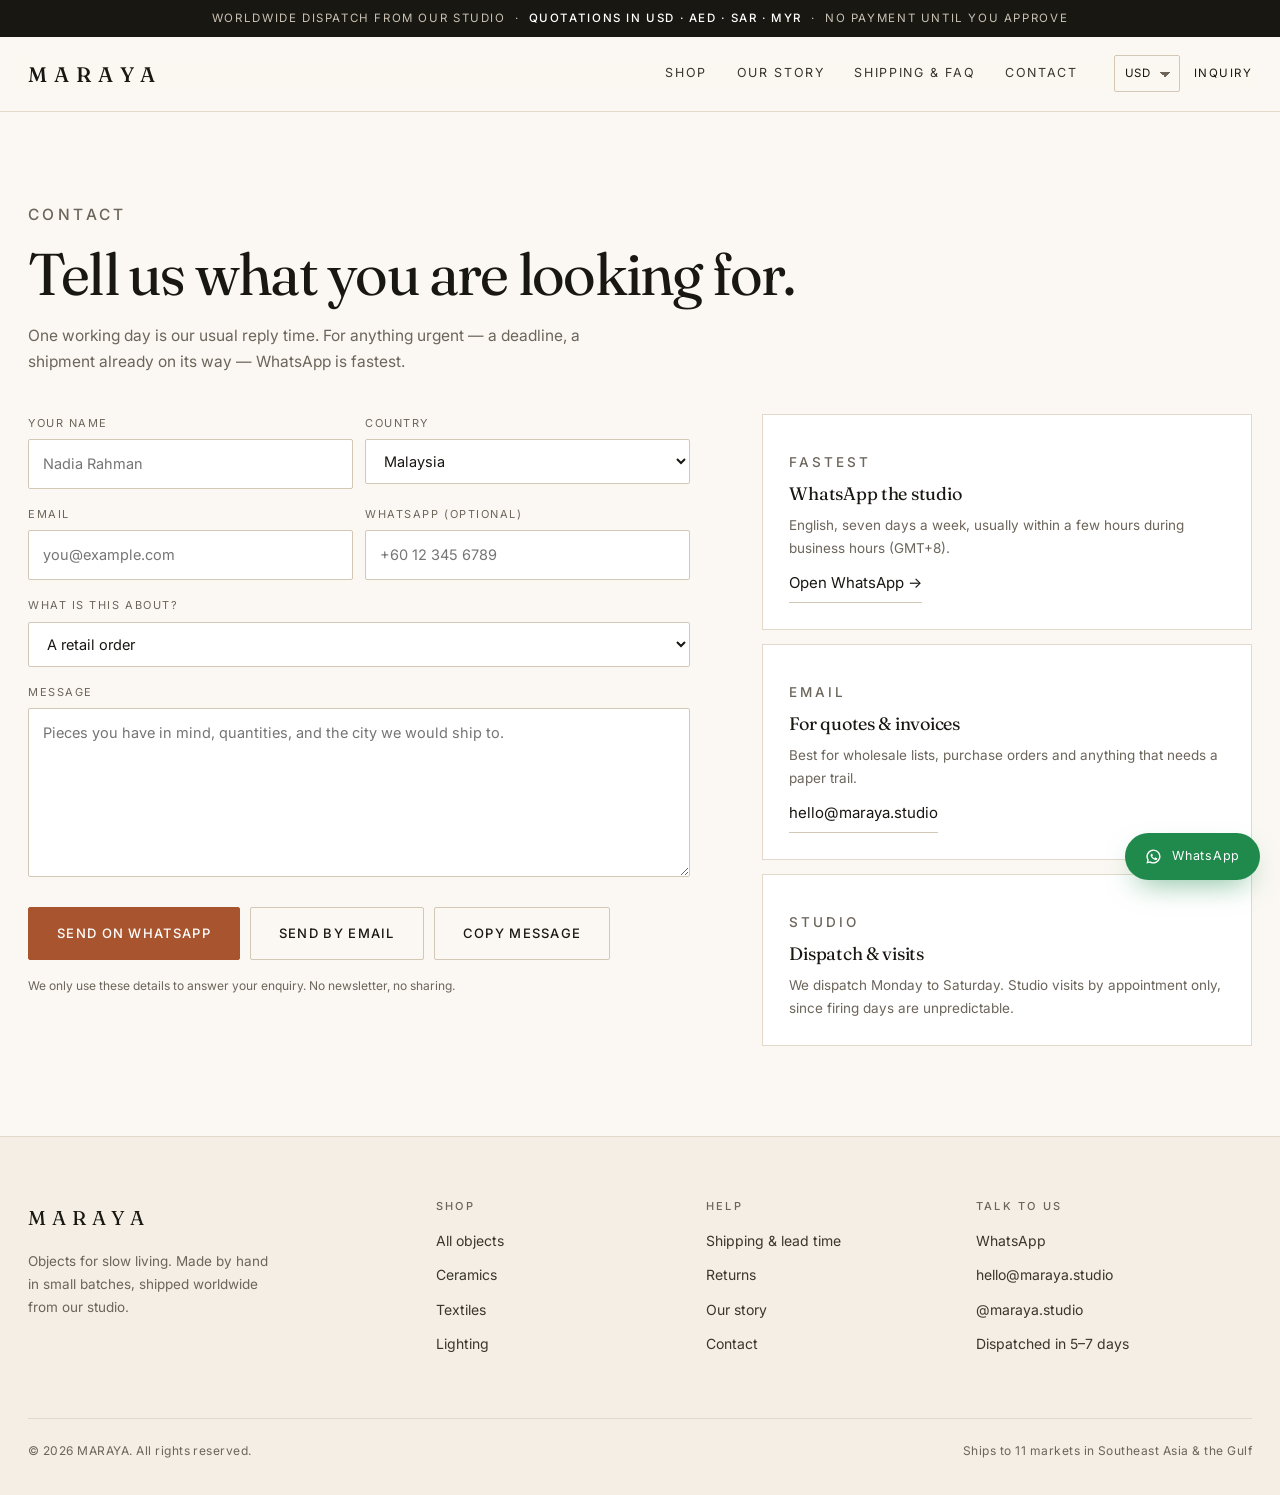
<file: contact.html>
<!doctype html>
<html lang="en">
<head>
<meta charset="utf-8">
<meta name="viewport" content="width=device-width, initial-scale=1">
<title>Contact — MARAYA</title>
<meta name="description" content="Talk to the studio about an order, a wholesale run or an interior project. WhatsApp and email, replies within one working day.">
<link rel="preconnect" href="https://fonts.googleapis.com">
<link rel="preconnect" href="https://fonts.gstatic.com" crossorigin>
<link href="https://fonts.googleapis.com/css2?family=Fraunces:ital,opsz,wght@0,9..144,300..600;1,9..144,300..500&family=Inter:wght@300;400;500&display=swap" rel="stylesheet">
<link rel="icon" href="data:image/svg+xml,%3Csvg xmlns='http://www.w3.org/2000/svg' viewBox='0 0 32 32'%3E%3Crect width='32' height='32' fill='%23191712'/%3E%3Ctext x='16' y='23' font-family='Georgia,serif' font-size='18' fill='%23FBF8F3' text-anchor='middle'%3EM%3C/text%3E%3C/svg%3E">
<link rel="stylesheet" href="assets/style.css">
<style>
.cgrid{display:grid;grid-template-columns:1.15fr .85fr;gap:min(6vw,72px);align-items:start}
.cside{position:sticky;top:104px}
.cbox{border:1px solid var(--line);background:#fff;padding:26px}
.cbox + .cbox{margin-top:14px}
.cbox h3{font-size:18px}
.cbox p{margin-top:10px;font-size:13.5px;line-height:1.7;color:var(--muted)}
.cbox a.line{display:block;margin-top:12px;font-size:15px;border-bottom:1px solid var(--line-2);padding-bottom:6px;width:fit-content}
.cbox a.line:hover{color:var(--clay);border-color:var(--clay)}
@media(max-width:860px){.cgrid{grid-template-columns:1fr;gap:34px}.cside{position:static}}
</style>
</head>
<body data-page="contact">

<main>
  <section class="page-head">
    <div class="wrap">
      <p class="eyebrow">Contact</p>
      <h1 style="margin-top:14px;max-width:22ch">Tell us what you are looking for.</h1>
      <p>One working day is our usual reply time. For anything urgent — a deadline, a shipment already on its way — WhatsApp is fastest.</p>
    </div>
  </section>

  <section style="padding-bottom:min(8vw,90px)">
    <div class="wrap cgrid">
      <form id="cform" autocomplete="on">
        <div class="field-row">
          <div class="field"><label for="n">Your name</label><input id="n" name="name" type="text" placeholder="Nadia Rahman" required></div>
          <div class="field"><label for="c">Country</label><select id="c" name="country"></select></div>
        </div>
        <div class="field-row">
          <div class="field"><label for="e">Email</label><input id="e" name="email" type="email" placeholder="you@example.com"></div>
          <div class="field"><label for="w">WhatsApp (optional)</label><input id="w" name="whatsapp" type="tel" placeholder="+60 12 345 6789"></div>
        </div>
        <div class="field">
          <label for="k">What is this about?</label>
          <select id="k">
            <option>A retail order</option>
            <option>A wholesale / bulk order</option>
            <option>An interior or hotel project</option>
            <option>A custom or made-to-order piece</option>
            <option>Something else</option>
          </select>
        </div>
        <div class="field">
          <label for="m">Message</label>
          <textarea id="m" rows="6" placeholder="Pieces you have in mind, quantities, and the city we would ship to." required></textarea>
        </div>
        <div style="display:flex;gap:10px;flex-wrap:wrap;margin-top:22px">
          <button class="btn clay" type="submit">Send on WhatsApp</button>
          <button class="btn ghost" type="button" id="emailBtn">Send by email</button>
          <button class="btn ghost" type="button" id="copyBtn">Copy message</button>
        </div>
        <p style="margin-top:16px;font-size:12px;color:var(--muted)">We only use these details to answer your enquiry. No newsletter, no sharing.</p>
      </form>

      <aside class="cside">
        <div class="cbox">
          <p class="eyebrow">Fastest</p>
          <h3 style="margin-top:10px">WhatsApp the studio</h3>
          <p>English, seven days a week, usually within a few hours during business hours (GMT+8).</p>
          <a class="line" id="waLink" href="#">Open WhatsApp →</a>
        </div>
        <div class="cbox">
          <p class="eyebrow">Email</p>
          <h3 style="margin-top:10px">For quotes &amp; invoices</h3>
          <p>Best for wholesale lists, purchase orders and anything that needs a paper trail.</p>
          <a class="line" id="mailLink" href="#">—</a>
        </div>
        <div class="cbox">
          <p class="eyebrow">Studio</p>
          <h3 style="margin-top:10px">Dispatch &amp; visits</h3>
          <p id="studioNote">We dispatch Monday to Saturday. Studio visits by appointment only, since firing days are unpredictable.</p>
        </div>
      </aside>
    </div>
  </section>
</main>

<script src="assets/data.js"></script>
<script src="assets/app.js"></script>
<script>
document.addEventListener('DOMContentLoaded', function () {
  var M = window.MARAYA, S = window.STORE;
  M.$('#c').innerHTML = S.markets.map(function (m) { return '<option>' + M.esc(m) + '</option>'; }).join('');
  M.$('#waLink').href = 'https://wa.me/' + S.whatsapp + '?text=' + encodeURIComponent('Hello ' + S.brand + ' — I have a question.');
  M.$('#mailLink').textContent = S.email;
  M.$('#mailLink').href = 'mailto:' + S.email;

  function buildMsg() {
    var v = function (id) { return (document.getElementById(id).value || '').trim(); };
    var lines = ['Hello ' + S.brand + ' —', ''];
    lines.push(v('m') || '(no message)');
    lines.push('');
    lines.push('—');
    if (v('n')) lines.push('Name: ' + v('n'));
    if (v('e')) lines.push('Email: ' + v('e'));
    if (v('w')) lines.push('WhatsApp: ' + v('w'));
    lines.push('Country: ' + v('c'));
    lines.push('Regarding: ' + v('k'));
    return lines.join('\n');
  }

  M.$('#cform').addEventListener('submit', function (ev) {
    ev.preventDefault();
    if (!document.getElementById('m').value.trim()) { M.toast('Please add a short message'); return; }
    window.open('https://wa.me/' + S.whatsapp + '?text=' + encodeURIComponent(buildMsg()), '_blank', 'noopener');
  });
  M.$('#emailBtn').addEventListener('click', function () {
    if (!document.getElementById('m').value.trim()) { M.toast('Please add a short message'); return; }
    location.href = 'mailto:' + S.email + '?subject=' + encodeURIComponent('Enquiry — ' + S.brand) + '&body=' + encodeURIComponent(buildMsg());
  });
  M.$('#copyBtn').addEventListener('click', function () {
    var ta = document.createElement('textarea');
    ta.value = buildMsg();
    document.body.appendChild(ta); ta.select();
    try { document.execCommand('copy'); M.toast('Message copied'); } catch (err) { M.toast('Copy failed'); }
    document.body.removeChild(ta);
  });
  M.reveals();
});
</script>
</body>
</html>
</file>
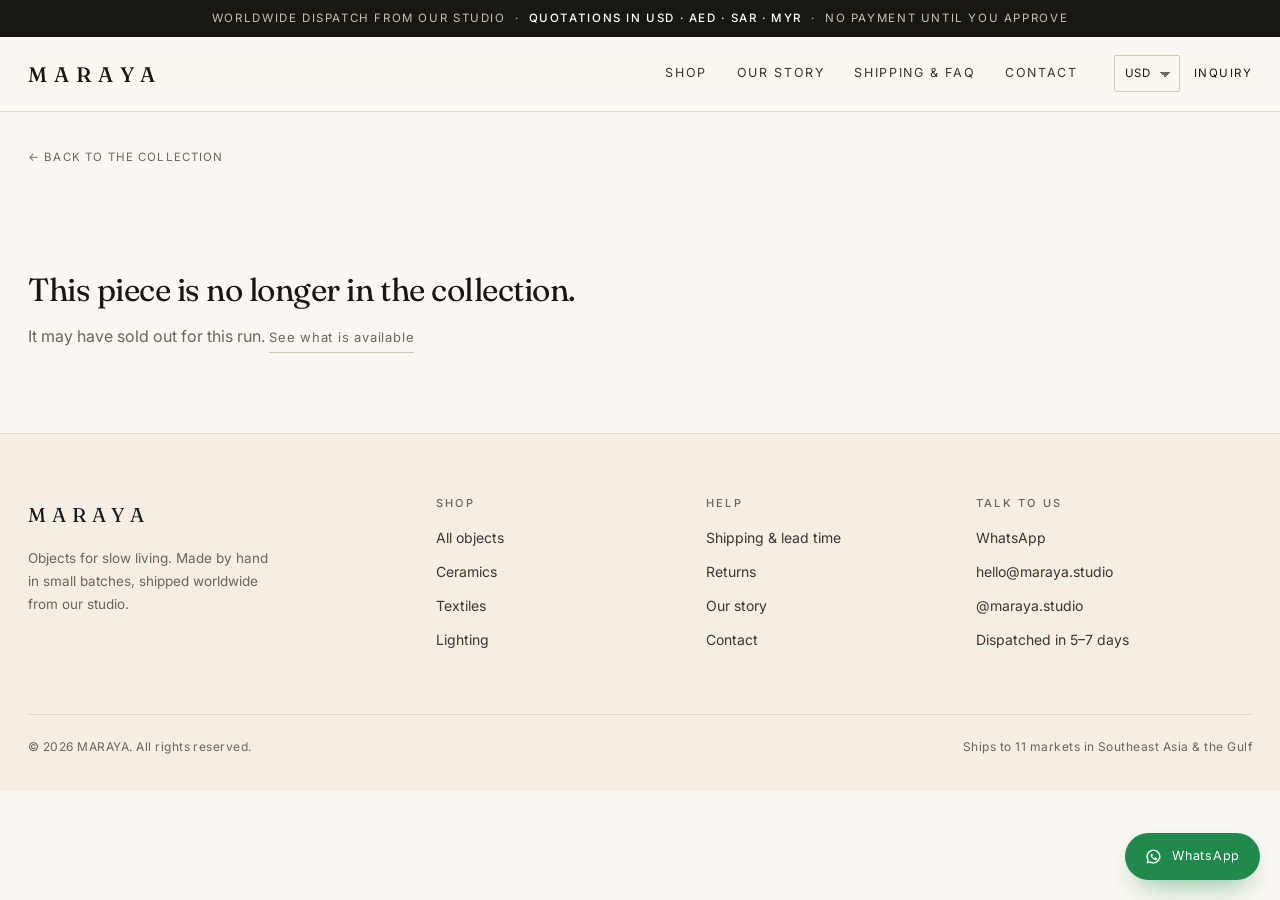
<file: product.html>
<!doctype html>
<html lang="en">
<head>
<meta charset="utf-8">
<meta name="viewport" content="width=device-width, initial-scale=1">
<title>Product — MARAYA</title>
<meta name="description" content="Details, materials and lead time for this piece from the MARAYA collection.">
<link rel="preconnect" href="https://fonts.googleapis.com">
<link rel="preconnect" href="https://fonts.gstatic.com" crossorigin>
<link href="https://fonts.googleapis.com/css2?family=Fraunces:ital,opsz,wght@0,9..144,300..600;1,9..144,300..500&family=Inter:wght@300;400;500&display=swap" rel="stylesheet">
<link rel="icon" href="data:image/svg+xml,%3Csvg xmlns='http://www.w3.org/2000/svg' viewBox='0 0 32 32'%3E%3Crect width='32' height='32' fill='%23191712'/%3E%3Ctext x='16' y='23' font-family='Georgia,serif' font-size='18' fill='%23FBF8F3' text-anchor='middle'%3EM%3C/text%3E%3C/svg%3E">
<link rel="stylesheet" href="assets/style.css">
</head>
<body data-page="shop">

<main class="pdp">
  <div class="wrap">
    <nav class="crumb"><a href="index.html">Home</a> &nbsp;/&nbsp; <a href="shop.html">Shop</a> &nbsp;/&nbsp; <span id="crumbName">—</span></nav>
    <div class="pdp-grid" id="pdp" style="display:none">
      <div class="pdp-media">
        <div id="mainMedia"></div>
        <div class="pdp-thumbs" id="thumbs"></div>
      </div>
      <div class="pdp-info">
        <p class="eyebrow" id="pdpCat"></p>
        <h1 id="pdpName" style="margin-top:12px"></h1>
        <div class="pdp-price"><span class="js-price" id="pdpPrice" data-usd="0"></span><small>excl. freight &amp; duties</small></div>
        <p class="pdp-blurb" id="pdpBlurb"></p>
        <div class="pdp-stock" id="pdpStock"></div>

        <div class="qty">
          <button type="button" id="qDec" aria-label="Decrease">−</button>
          <span id="qVal">1</span>
          <button type="button" id="qInc" aria-label="Increase">+</button>
        </div>

        <div class="pdp-act">
          <button class="btn clay block" id="addBtn" type="button">Add to inquiry</button>
          <button class="btn ghost block" id="waBtn" type="button">Order this on WhatsApp</button>
        </div>

        <div class="pdp-meta" id="pdpSpecs"></div>
        <p class="pdp-desc" id="pdpDesc"></p>

        <div class="faq" style="margin-top:30px">
          <details>
            <summary>Shipping &amp; lead time</summary>
            <div class="a">In-stock pieces are dispatched in 5–7 days. Transit to Southeast Asia is typically 3–9 days and 4–8 days to the Gulf, tracked door to door. Made-to-order pieces add roughly two weeks.</div>
          </details>
          <details>
            <summary>Duties &amp; taxes</summary>
            <div class="a">Shown separately in your quotation so nothing appears at the door. For Gulf destinations we can ship duty-paid on request.</div>
          </details>
          <details>
            <summary>Returns</summary>
            <div class="a">Send a photo within 7 days of delivery if anything arrives damaged, and we replace or refund it. Unused pieces can be returned within 14 days; return freight is on you unless the piece was faulty.</div>
          </details>
        </div>
      </div>
    </div>

    <section class="sec" id="relatedWrap" style="display:none">
      <div class="sec-head">
        <div>
          <p class="eyebrow">Pairs well with</p>
          <h2>From the same shelf.</h2>
        </div>
      </div>
      <div class="grid" id="related"></div>
    </section>
  </div>
</main>

<script src="assets/data.js"></script>
<script src="assets/app.js"></script>
<script>
document.addEventListener('DOMContentLoaded', function () {
  var M = window.MARAYA, S = window.STORE;
  var slug = new URLSearchParams(location.search).get('slug');
  var p = slug ? M.bySlug(slug) : null;

  if (!p) {
    M.$('.crumb').innerHTML = '<a href="shop.html">← Back to the collection</a>';
    document.querySelector('.pdp-grid').outerHTML =
      '<div style="padding:80px 0"><h2 style="font-size:32px">This piece is no longer in the collection.</h2>' +
      '<p style="margin-top:16px;color:var(--muted)">It may have sold out for this run. <a class="linkline" href="shop.html">See what is available</a></p></div>';
    return;
  }

  document.title = p.name + ' — ' + S.brand;
  M.$('#crumbName').textContent = p.name;
  M.$('#pdpCat').textContent = p.cat;
  M.$('#pdpName').textContent = p.name;
  M.$('#pdpPrice').setAttribute('data-usd', p.price);
  M.$('#pdpBlurb').textContent = p.blurb;
  M.$('#pdpStock').textContent = p.stock;
  M.$('#pdpDesc').textContent = p.desc;

  var tints = [
    p.tint,
    [p.tint[1], p.tint[0]],
    ['#E4DACA', p.tint[1]]
  ];
  M.$('#mainMedia').innerHTML = M.phHTML(p);
  M.$('#thumbs').innerHTML = tints.map(function (t, i) {
    return M.phHTML({ name: p.name, image: p.image, tint: t }, i === 0 ? 'on' : '');
  }).join('');
  M.$$('#thumbs .ph').forEach(function (t, i) {
    t.addEventListener('click', function () {
      M.$$('#thumbs .ph').forEach(function (x) { x.classList.remove('on'); });
      t.classList.add('on');
      M.$('#mainMedia').innerHTML = M.phHTML({ name: p.name, image: p.image, tint: tints[i] });
    });
  });

  M.$('#pdpSpecs').innerHTML = p.specs.map(function (s) {
    return '<div><span>' + M.esc(s[0]) + '</span><span>' + M.esc(s[1]) + '</span></div>';
  }).join('');

  var qty = 1;
  function paintQty() { M.$('#qVal').textContent = qty; }
  M.$('#qInc').addEventListener('click', function () { qty = Math.min(99, qty + 1); paintQty(); });
  M.$('#qDec').addEventListener('click', function () { qty = Math.max(1, qty - 1); paintQty(); });

  M.$('#addBtn').addEventListener('click', function () {
    M.addToCart(p.slug, qty);
    M.openDrawer();
  });

  M.$('#waBtn').addEventListener('click', function () {
    var msg = 'Hello ' + S.brand + ' — I would like to order:\n\n' +
      p.name + ' × ' + qty + '\n\n' +
      'Please confirm availability and freight to my city. Thank you.';
    window.open('https://wa.me/' + S.whatsapp + '?text=' + encodeURIComponent(msg), '_blank', 'noopener');
  });

  // related
  var rel = S.products.filter(function (x) { return x.slug !== p.slug; });
  rel.sort(function (a, b) { return (a.cat === p.cat ? -1 : 0) - (b.cat === p.cat ? -1 : 0); });
  M.$('#related').innerHTML = rel.slice(0, 3).map(M.cardHTML).join('');
  M.$('#relatedWrap').style.display = '';

  M.$('#pdp').style.display = '';
  M.paintPrices();
  M.reveals();
});
</script>
</body>
</html>
</file>
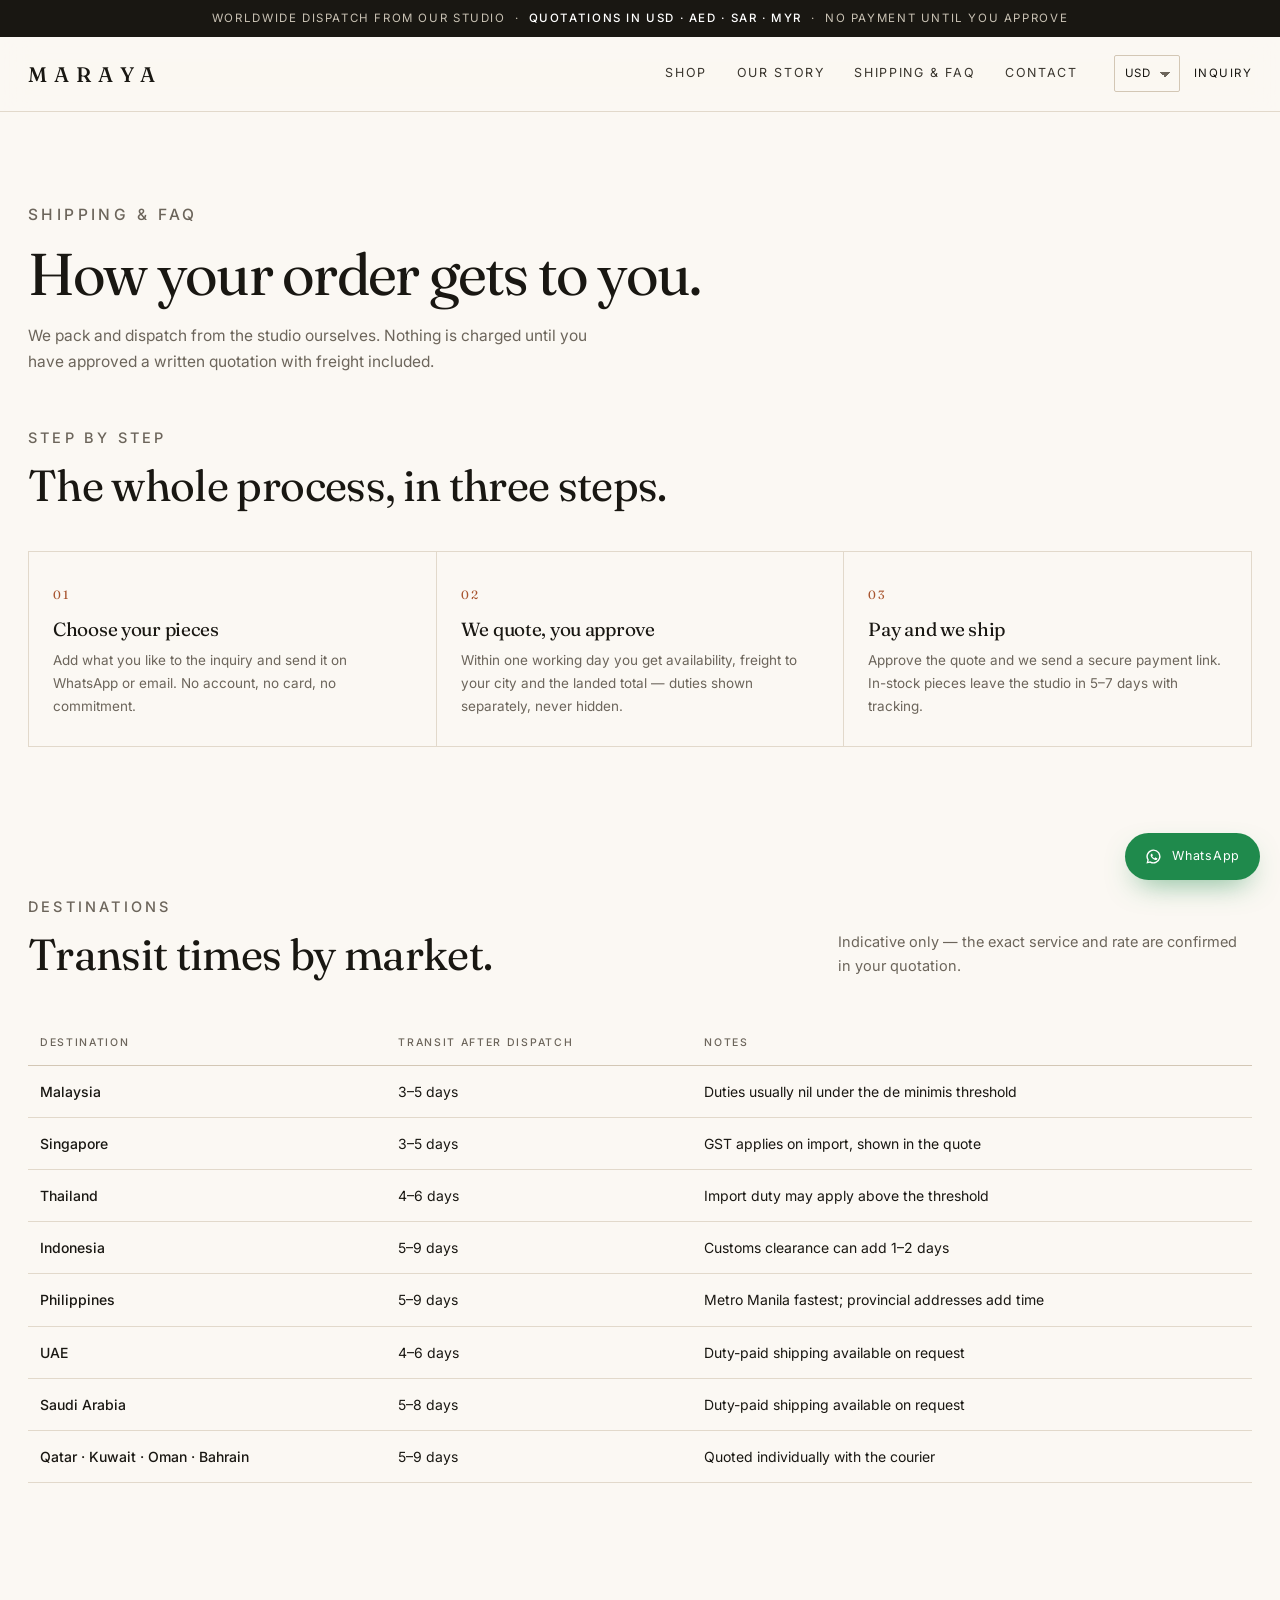
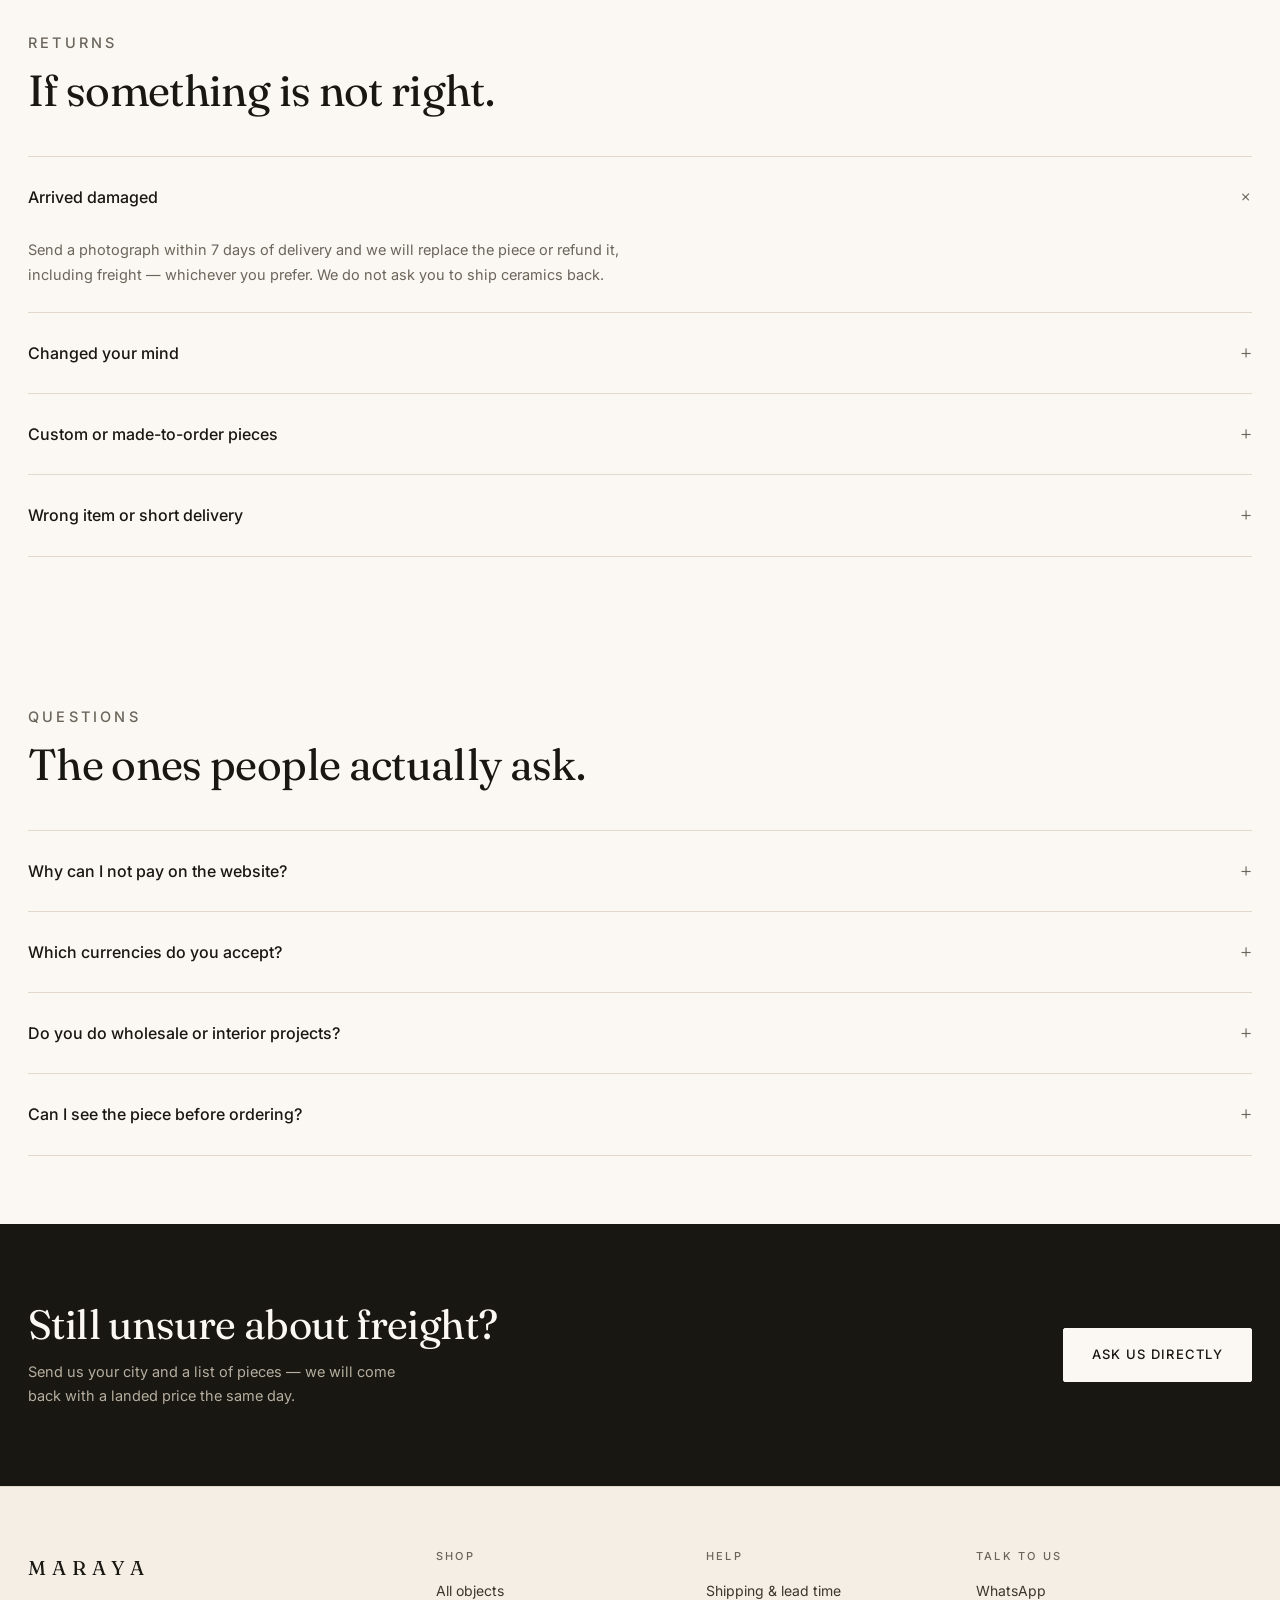
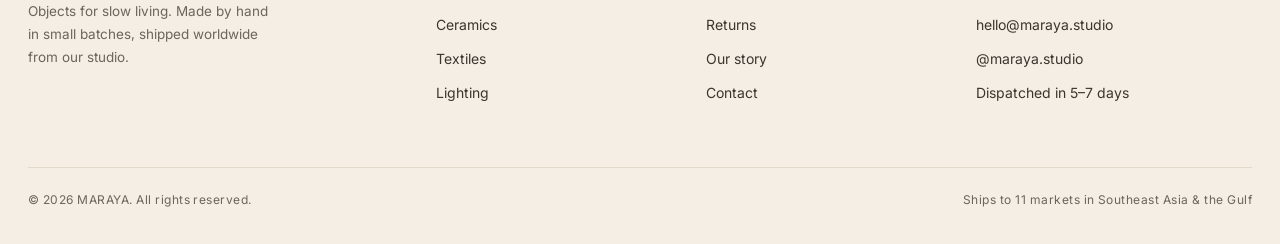
<file: shipping.html>
<!doctype html>
<html lang="en">
<head>
<meta charset="utf-8">
<meta name="viewport" content="width=device-width, initial-scale=1">
<title>Shipping, duties &amp; returns — MARAYA</title>
<meta name="description" content="Lead times, transit estimates and duty handling for Southeast Asia and the Gulf, plus how returns work.">
<link rel="preconnect" href="https://fonts.googleapis.com">
<link rel="preconnect" href="https://fonts.gstatic.com" crossorigin>
<link href="https://fonts.googleapis.com/css2?family=Fraunces:ital,opsz,wght@0,9..144,300..600;1,9..144,300..500&family=Inter:wght@300;400;500&display=swap" rel="stylesheet">
<link rel="icon" href="data:image/svg+xml,%3Csvg xmlns='http://www.w3.org/2000/svg' viewBox='0 0 32 32'%3E%3Crect width='32' height='32' fill='%23191712'/%3E%3Ctext x='16' y='23' font-family='Georgia,serif' font-size='18' fill='%23FBF8F3' text-anchor='middle'%3EM%3C/text%3E%3C/svg%3E">
<link rel="stylesheet" href="assets/style.css">
<style>
.mtable{width:100%;border-collapse:collapse;font-size:14px;margin-top:8px}
.mtable th,.mtable td{text-align:left;padding:14px 12px;border-bottom:1px solid var(--line)}
.mtable th{font-size:10.5px;letter-spacing:.16em;text-transform:uppercase;color:var(--muted);font-weight:500;border-bottom:1px solid var(--line-2)}
.mtable td:first-child{font-weight:500}
.mtable tr:hover td{background:var(--paper-2)}
.steps{display:grid;grid-template-columns:repeat(3,1fr);gap:1px;background:var(--line);border:1px solid var(--line);margin-top:8px}
.step{background:var(--paper);padding:28px 24px}
.step .n{font-family:var(--serif);font-size:12px;letter-spacing:.16em;color:var(--clay)}
.step h3{font-size:19px;margin-top:12px}
.step p{margin-top:10px;font-size:13.5px;line-height:1.7;color:var(--muted)}
@media(max-width:820px){.steps{grid-template-columns:1fr}}
@media(max-width:640px){.mtable{font-size:13px}.mtable th,.mtable td{padding:11px 8px}}
</style>
</head>
<body data-page="shipping">

<main>
  <section class="page-head">
    <div class="wrap">
      <p class="eyebrow">Shipping &amp; FAQ</p>
      <h1 style="margin-top:14px;max-width:20ch">How your order gets to you.</h1>
      <p>We pack and dispatch from the studio ourselves. Nothing is charged until you have approved a written quotation with freight included.</p>
    </div>
  </section>

  <section class="sec tight" style="padding-top:0">
    <div class="wrap">
      <div class="sec-head">
        <div>
          <p class="eyebrow">Step by step</p>
          <h2>The whole process, in three steps.</h2>
        </div>
      </div>
      <div class="steps">
        <div class="step">
          <span class="n">01</span>
          <h3>Choose your pieces</h3>
          <p>Add what you like to the inquiry and send it on WhatsApp or email. No account, no card, no commitment.</p>
        </div>
        <div class="step">
          <span class="n">02</span>
          <h3>We quote, you approve</h3>
          <p>Within one working day you get availability, freight to your city and the landed total — duties shown separately, never hidden.</p>
        </div>
        <div class="step">
          <span class="n">03</span>
          <h3>Pay and we ship</h3>
          <p>Approve the quote and we send a secure payment link. In-stock pieces leave the studio in 5–7 days with tracking.</p>
        </div>
      </div>
    </div>
  </section>

  <section class="sec tight">
    <div class="wrap">
      <div class="sec-head">
        <div>
          <p class="eyebrow">Destinations</p>
          <h2>Transit times by market.</h2>
        </div>
        <p>Indicative only — the exact service and rate are confirmed in your quotation.</p>
      </div>
      <table class="mtable">
        <thead><tr><th>Destination</th><th>Transit after dispatch</th><th>Notes</th></tr></thead>
        <tbody>
          <tr><td>Malaysia</td><td>3–5 days</td><td>Duties usually nil under the de minimis threshold</td></tr>
          <tr><td>Singapore</td><td>3–5 days</td><td>GST applies on import, shown in the quote</td></tr>
          <tr><td>Thailand</td><td>4–6 days</td><td>Import duty may apply above the threshold</td></tr>
          <tr><td>Indonesia</td><td>5–9 days</td><td>Customs clearance can add 1–2 days</td></tr>
          <tr><td>Philippines</td><td>5–9 days</td><td>Metro Manila fastest; provincial addresses add time</td></tr>
          <tr><td>UAE</td><td>4–6 days</td><td>Duty-paid shipping available on request</td></tr>
          <tr><td>Saudi Arabia</td><td>5–8 days</td><td>Duty-paid shipping available on request</td></tr>
          <tr><td>Qatar · Kuwait · Oman · Bahrain</td><td>5–9 days</td><td>Quoted individually with the courier</td></tr>
        </tbody>
      </table>
    </div>
  </section>

  <section class="sec tight" id="returns">
    <div class="wrap">
      <div class="sec-head">
        <div>
          <p class="eyebrow">Returns</p>
          <h2>If something is not right.</h2>
        </div>
      </div>
      <div class="faq">
        <details open>
          <summary>Arrived damaged</summary>
          <div class="a">Send a photograph within 7 days of delivery and we will replace the piece or refund it, including freight — whichever you prefer. We do not ask you to ship ceramics back.</div>
        </details>
        <details>
          <summary>Changed your mind</summary>
          <div class="a">Unused pieces in their original packaging can be returned within 14 days of delivery. Return freight is on you unless the piece was faulty, and the refund is issued once it arrives back intact.</div>
        </details>
        <details>
          <summary>Custom or made-to-order pieces</summary>
          <div class="a">Made-to-order and personalised pieces are not returnable, because they were produced specifically for you. We confirm dimensions and finish by message before starting production.</div>
        </details>
        <details>
          <summary>Wrong item or short delivery</summary>
          <div class="a">Message us the same day with the packing slip and we ship the missing piece at our cost, usually within 48 hours.</div>
        </details>
      </div>
    </div>
  </section>

  <section class="sec tight">
    <div class="wrap">
      <div class="sec-head">
        <div>
          <p class="eyebrow">Questions</p>
          <h2>The ones people actually ask.</h2>
        </div>
      </div>
      <div class="faq">
        <details>
          <summary>Why can I not pay on the website?</summary>
          <div class="a">Because freight and duties vary too much across our markets to charge blindly at checkout. We would rather quote you a real landed price than take a payment and then ask for more. Once you approve, payment is a one-click secure link.</div>
        </details>
        <details>
          <summary>Which currencies do you accept?</summary>
          <div class="a">We invoice in USD by default, and can invoice in AED, SAR or MYR. Prices on the site convert for reference using indicative rates; the exact amount is fixed in your quotation.</div>
        </details>
        <details>
          <summary>Do you do wholesale or interior projects?</summary>
          <div class="a">Yes — for hotels, restaurants and design studios we produce larger runs and can adjust glaze and dimensions. Send a brief through the contact page and mention quantities.</div>
        </details>
        <details>
          <summary>Can I see the piece before ordering?</summary>
          <div class="a">We send additional photographs or a short video of the actual unit on request, particularly for pieces where glaze or grain varies. Just ask on WhatsApp.</div>
        </details>
      </div>
    </div>
  </section>

  <section class="band">
    <div class="wrap band-in">
      <div>
        <h2>Still unsure about freight?</h2>
        <p>Send us your city and a list of pieces — we will come back with a landed price the same day.</p>
      </div>
      <a class="btn" href="contact.html">Ask us directly</a>
    </div>
  </section>
</main>

<script src="assets/data.js"></script>
<script src="assets/app.js"></script>
</body>
</html>
</file>
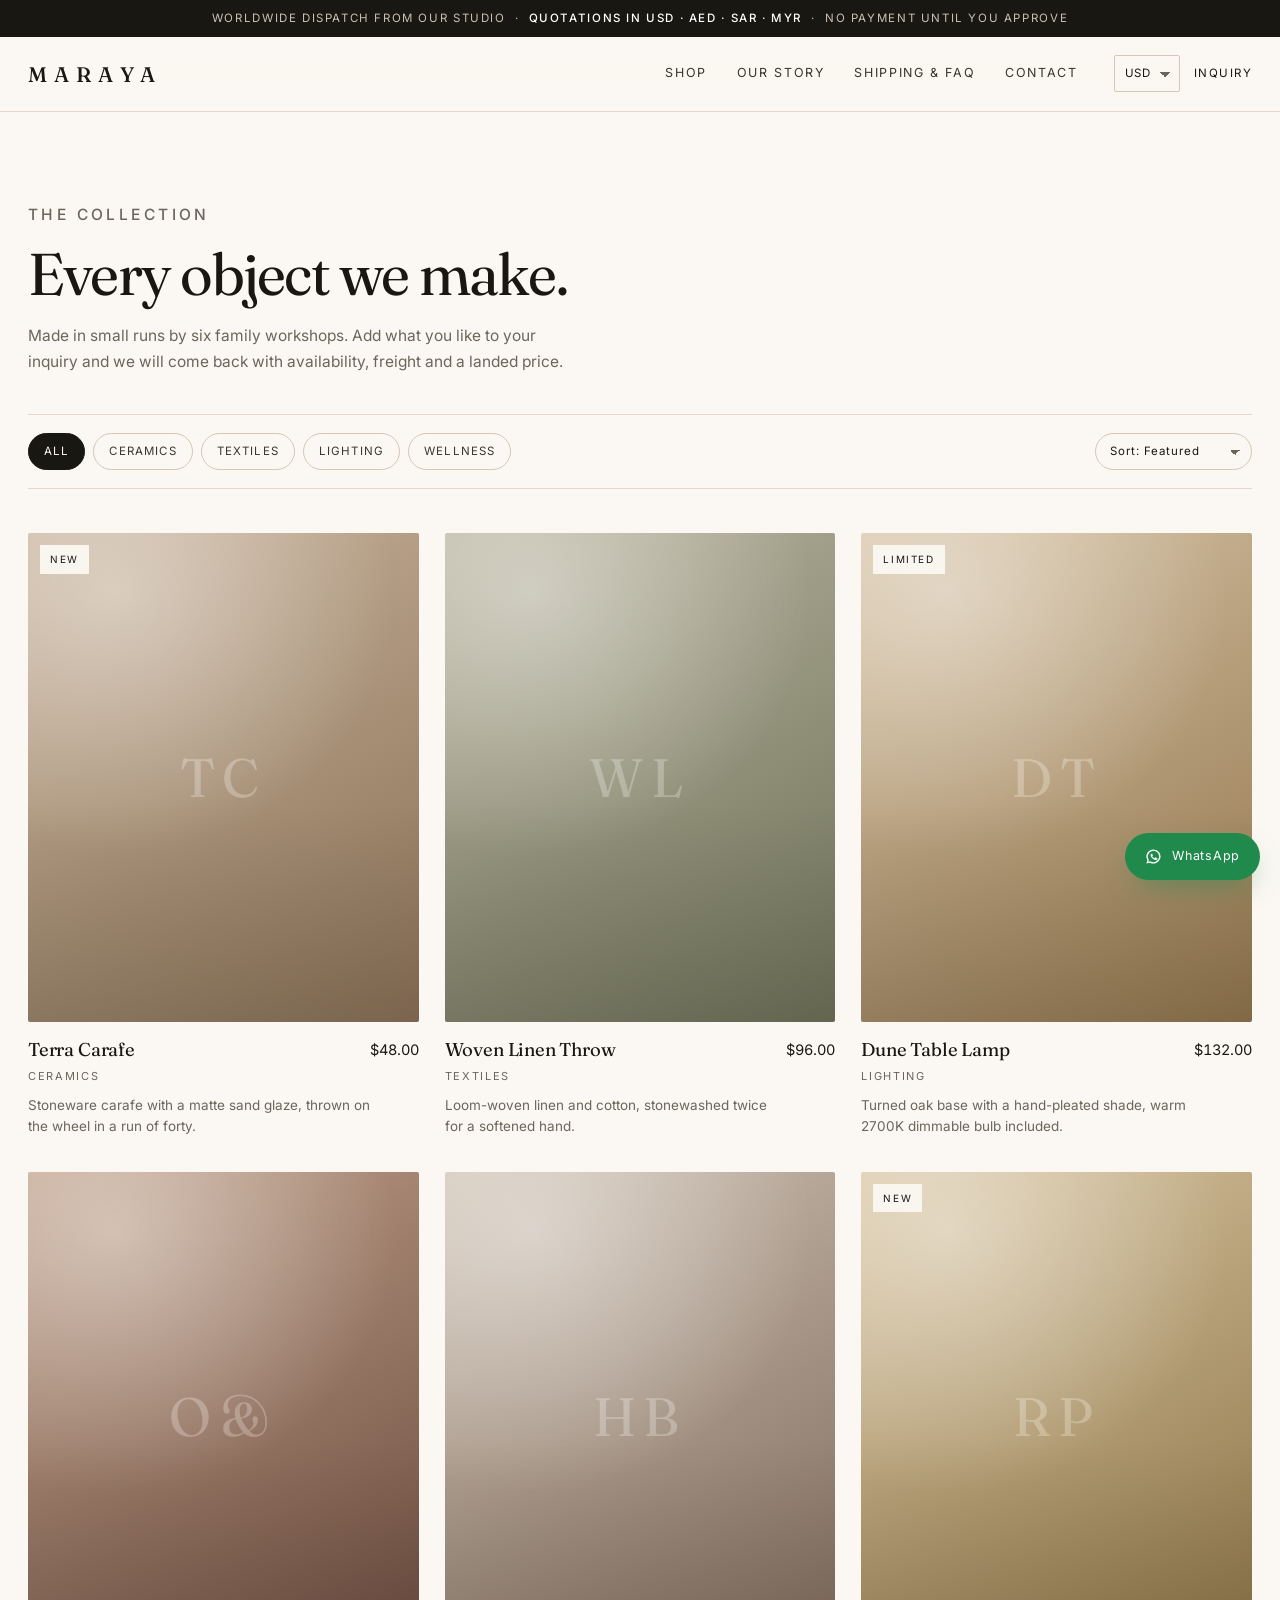
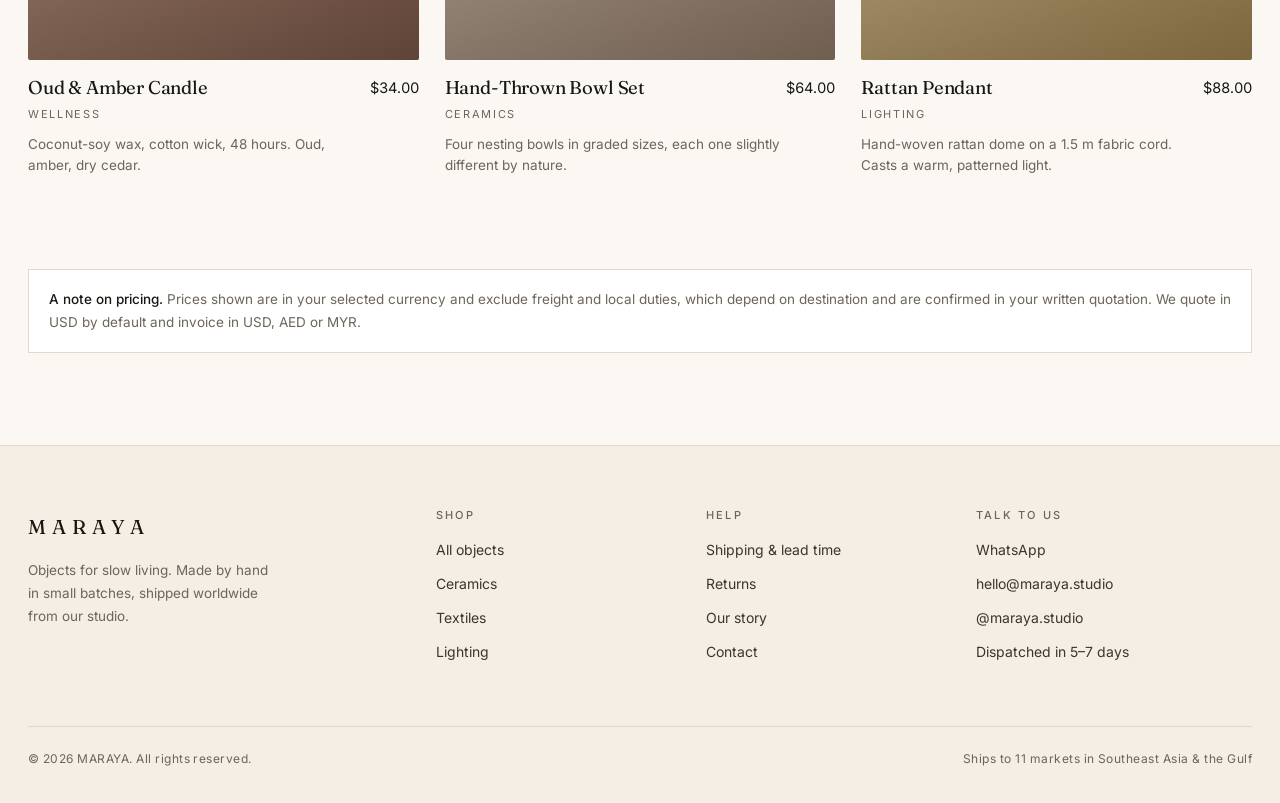
<file: shop.html>
<!doctype html>
<html lang="en">
<head>
<meta charset="utf-8">
<meta name="viewport" content="width=device-width, initial-scale=1">
<title>Shop all objects — MARAYA</title>
<meta name="description" content="The full MARAYA collection: hand-thrown ceramics, loom-woven textiles and hand-pleated lighting. Limited runs, shipped worldwide.">
<link rel="preconnect" href="https://fonts.googleapis.com">
<link rel="preconnect" href="https://fonts.gstatic.com" crossorigin>
<link href="https://fonts.googleapis.com/css2?family=Fraunces:ital,opsz,wght@0,9..144,300..600;1,9..144,300..500&family=Inter:wght@300;400;500&display=swap" rel="stylesheet">
<link rel="icon" href="data:image/svg+xml,%3Csvg xmlns='http://www.w3.org/2000/svg' viewBox='0 0 32 32'%3E%3Crect width='32' height='32' fill='%23191712'/%3E%3Ctext x='16' y='23' font-family='Georgia,serif' font-size='18' fill='%23FBF8F3' text-anchor='middle'%3EM%3C/text%3E%3C/svg%3E">
<link rel="stylesheet" href="assets/style.css">
</head>
<body data-page="shop">

<main>
  <section class="page-head">
    <div class="wrap">
      <p class="eyebrow">The collection</p>
      <h1 style="margin-top:14px">Every object we make.</h1>
      <p>Made in small runs by six family workshops. Add what you like to your inquiry and we will come back with availability, freight and a landed price.</p>
    </div>
  </section>

  <div class="wrap">
    <div class="toolbar">
      <div class="chips" id="chips"></div>
      <select class="sortsel" id="sort" aria-label="Sort">
        <option value="featured">Sort: Featured</option>
        <option value="low">Price: low to high</option>
        <option value="high">Price: high to low</option>
        <option value="name">Name: A–Z</option>
      </select>
    </div>
    <div class="grid" id="grid"></div>
    <p id="emptyNote" style="display:none;padding:60px 0;text-align:center;color:var(--muted)">Nothing in this category yet.</p>
  </div>

  <section class="sec">
    <div class="wrap">
      <div class="note-line reveal">
        <b>A note on pricing.</b> Prices shown are in your selected currency and exclude freight and local duties, which depend on destination and are confirmed in your written quotation. We quote in USD by default and invoice in USD, AED or MYR.
      </div>
    </div>
  </section>
</main>

<script src="assets/data.js"></script>
<script src="assets/app.js"></script>
<script>
document.addEventListener('DOMContentLoaded', function () {
  var M = window.MARAYA, S = window.STORE;
  var params = new URLSearchParams(location.search);
  var activeCat = params.get('cat') || 'All';
  var sortBy = params.get('sort') || 'featured';

  var cats = ['All'];
  S.products.forEach(function (p) { if (cats.indexOf(p.cat) < 0) cats.push(p.cat); });

  function renderChips() {
    M.$('#chips').innerHTML = cats.map(function (c) {
      return '<button class="chip' + (c === activeCat ? ' on' : '') + '" data-cat="' + M.esc(c) + '">' + M.esc(c) + '</button>';
    }).join('');
    M.$$('#chips .chip').forEach(function (b) {
      b.addEventListener('click', function () {
        activeCat = b.getAttribute('data-cat');
        renderChips(); renderGrid();
      });
    });
  }

  function renderGrid() {
    var list = S.products.filter(function (p) { return activeCat === 'All' || p.cat === activeCat; });
    if (sortBy === 'low') list.sort(function (a, b) { return a.price - b.price; });
    if (sortBy === 'high') list.sort(function (a, b) { return b.price - a.price; });
    if (sortBy === 'name') list.sort(function (a, b) { return a.name.localeCompare(b.name); });
    M.$('#grid').innerHTML = list.map(M.cardHTML).join('');
    M.$('#emptyNote').style.display = list.length ? 'none' : 'block';
    M.paintPrices();
    M.reveals();
  }

  M.$('#sort').value = sortBy;
  M.$('#sort').addEventListener('change', function () { sortBy = this.value; renderGrid(); });
  renderChips();
  renderGrid();
});
</script>
</body>
</html>
</file>
<file: assets/style.css>
/* ============================================================
   MARAYA — 全站样式
   ============================================================ */

:root{
  --paper:#FBF8F3;
  --paper-2:#F4EEE4;
  --sand:#EDE4D6;
  --ink:#191712;
  --ink-soft:#3A362E;
  --muted:#6C655B;
  --line:#E2D9CB;
  --line-2:#D3C7B5;
  --clay:#A8552F;
  --clay-dark:#8B4224;
  --olive:#4C5741;
  --white:#fff;
  --radius:2px;
  --shadow:0 18px 50px -28px rgba(25,23,18,.45);
  --serif:"Fraunces","Times New Roman",serif;
  --sans:"Inter","Helvetica Neue",Arial,"Microsoft YaHei",sans-serif;
  --maxw:1280px;
  --ease:cubic-bezier(.22,.61,.36,1);
}

*,*::before,*::after{box-sizing:border-box}
html{-webkit-text-size-adjust:100%}
body{
  margin:0;background:var(--paper);color:var(--ink);
  font:400 16px/1.65 var(--sans);
  -webkit-font-smoothing:antialiased;
}
img{max-width:100%;display:block}
a{color:inherit;text-decoration:none}
button{font:inherit;color:inherit;cursor:pointer;border:0;background:none}
input,select,textarea{font:inherit;color:inherit}
h1,h2,h3,h4{margin:0;font-family:var(--serif);font-weight:400;letter-spacing:-.015em;line-height:1.08}
p{margin:0}
ul{margin:0;padding:0;list-style:none}

.wrap{max-width:var(--maxw);margin:0 auto;padding:0 28px}
@media(max-width:640px){ .wrap{padding:0 18px} }

.eyebrow{
  font-size:11px;letter-spacing:.22em;text-transform:uppercase;
  color:var(--muted);font-weight:500;
}
.rule{height:1px;background:var(--line);border:0;margin:0}

/* ---------- buttons ---------- */
.btn{
  display:inline-flex;align-items:center;justify-content:center;gap:9px;
  padding:15px 28px;border:1px solid var(--ink);border-radius:var(--radius);
  background:var(--ink);color:var(--paper);
  font-size:13px;letter-spacing:.1em;text-transform:uppercase;font-weight:500;
  transition:background .3s var(--ease),color .3s var(--ease),border-color .3s var(--ease),transform .3s var(--ease);
}
.btn:hover{background:var(--clay);border-color:var(--clay)}
.btn:active{transform:translateY(1px)}
.btn.ghost{background:transparent;color:var(--ink);border-color:var(--line-2)}
.btn.ghost:hover{background:var(--ink);color:var(--paper);border-color:var(--ink)}
.btn.clay{background:var(--clay);border-color:var(--clay);color:#fff}
.btn.clay:hover{background:var(--clay-dark);border-color:var(--clay-dark)}
.btn.sm{padding:11px 18px;font-size:11px}
.btn.block{width:100%}
.btn[disabled]{opacity:.45;pointer-events:none}

.linkline{
  display:inline-block;font-size:13px;letter-spacing:.06em;
  border-bottom:1px solid var(--line-2);padding-bottom:3px;transition:border-color .25s,color .25s;
}
.linkline:hover{border-color:var(--clay);color:var(--clay)}

/* ---------- header ---------- */
.hdr{
  position:sticky;top:0;z-index:60;
  background:rgba(251,248,243,.88);
  backdrop-filter:saturate(180%) blur(14px);
  -webkit-backdrop-filter:saturate(180%) blur(14px);
  border-bottom:1px solid var(--line);
}
.hdr-in{display:flex;align-items:center;gap:36px;height:74px}
.brand{
  font-family:var(--serif);font-size:21px;letter-spacing:.34em;
  text-transform:uppercase;font-weight:500;white-space:nowrap;
}
.nav{display:flex;gap:30px;margin-left:auto}
.nav a{
  font-size:12.5px;letter-spacing:.13em;text-transform:uppercase;color:var(--ink-soft);
  padding:6px 0;border-bottom:1px solid transparent;transition:border-color .25s,color .25s;
}
.nav a:hover,.nav a[aria-current="page"]{border-color:var(--ink);color:var(--ink)}
.hdr-act{display:flex;align-items:center;gap:14px}
.cur{
  appearance:none;border:1px solid var(--line-2);background:transparent;
  padding:8px 26px 8px 10px;border-radius:var(--radius);
  font-size:11.5px;letter-spacing:.08em;cursor:pointer;
  background-image:linear-gradient(45deg,transparent 50%,var(--muted) 50%),linear-gradient(135deg,var(--muted) 50%,transparent 50%);
  background-position:calc(100% - 14px) 52%,calc(100% - 9px) 52%;
  background-size:5px 5px,5px 5px;background-repeat:no-repeat;
}
.cart-btn{
  display:inline-flex;align-items:center;gap:8px;position:relative;
  font-size:11.5px;letter-spacing:.13em;text-transform:uppercase;
  border-bottom:1px solid transparent;padding:6px 0;
}
.cart-btn:hover{border-color:var(--ink)}
.cart-count{
  min-width:18px;height:18px;padding:0 5px;border-radius:99px;
  background:var(--clay);color:#fff;font-size:10.5px;letter-spacing:0;
  display:inline-flex;align-items:center;justify-content:center;
}
.burger{display:none;width:38px;height:38px;align-items:center;justify-content:center}
.burger span{display:block;width:18px;height:1px;background:var(--ink);position:relative}
.burger span::before,.burger span::after{content:"";position:absolute;left:0;width:18px;height:1px;background:var(--ink)}
.burger span::before{top:-5px}.burger span::after{top:5px}

@media(max-width:900px){
  .nav{
    position:fixed;inset:74px 0 auto;background:var(--paper);
    flex-direction:column;gap:0;padding:10px 18px 24px;
    border-bottom:1px solid var(--line);display:none;
  }
  .nav.open{display:flex}
  .nav a{padding:14px 0;border-bottom:1px solid var(--line);font-size:13px;width:100%}
  .hdr-in{height:64px;gap:14px}
  .nav{inset:64px 0 auto}
  .burger{display:flex;margin-left:auto;order:3}
  .nav{margin-left:0}
  .hdr-act{margin-left:auto;gap:10px;order:2}
  .brand{font-size:17px;letter-spacing:.26em}
}

/* ---------- announcement ---------- */
.ann{
  background:var(--ink);color:#C9C2B4;
  font-size:11.5px;letter-spacing:.14em;text-transform:uppercase;text-align:center;
  padding:9px 18px;
}
.ann b{color:#fff;font-weight:500}

/* ---------- hero ---------- */
.hero{padding:min(9vw,104px) 0 min(7vw,76px)}
.hero-grid{
  display:grid;grid-template-columns:1.05fr .95fr;gap:min(6vw,80px);align-items:center;
}
.hero h1{
  font-size:clamp(40px,5.6vw,78px);line-height:.98;letter-spacing:-.03em;
  margin:20px 0 0;
}
.hero h1 em{font-style:italic;color:var(--clay)}
.hero-lead{
  margin-top:26px;max-width:44ch;color:var(--ink-soft);font-size:16.5px;line-height:1.7;
}
.hero-act{display:flex;flex-wrap:wrap;gap:14px;margin-top:36px}
.hero-note{
  margin-top:26px;font-size:12px;letter-spacing:.06em;color:var(--muted);
  display:flex;align-items:center;gap:9px;
}
.hero-note::before{content:"";width:26px;height:1px;background:var(--line-2)}

.hero-media{position:relative;isolation:isolate}
.hero-media .ph{aspect-ratio:4/5}
.hero-media::after{
  content:"";position:absolute;inset:18px -18px -18px 18px;border:1px solid var(--line-2);
  z-index:-1;
}
.hero-cap{
  display:flex;justify-content:space-between;gap:16px;
  margin-top:30px;font-size:11.5px;letter-spacing:.1em;text-transform:uppercase;color:var(--muted);
}
@media(max-width:860px){
  .hero{padding:44px 0 36px}
  .hero-grid{grid-template-columns:1fr;gap:38px}
  .hero-media{order:-1}
  .hero-media::after{display:none}
  .hero-media .ph{aspect-ratio:16/11}
  .hero-lead{font-size:15.5px}
  .hero-cap{font-size:10px;letter-spacing:.08em}
  .hero-cap span:last-child{display:none}
}

/* ---------- product image placeholder ---------- */
.ph{
  position:relative;width:100%;aspect-ratio:4/5;overflow:hidden;border-radius:var(--radius);
  background:
    radial-gradient(120% 90% at 22% 12%,rgba(255,255,255,.42),transparent 60%),
    linear-gradient(150deg,var(--t1,#D8CDBD),var(--t2,#8A7157));
  display:grid;place-items:center;
}
.ph img{width:100%;height:100%;object-fit:cover;transition:transform 1.1s var(--ease)}
.ph-mono{
  font-family:var(--serif);font-size:clamp(30px,5vw,54px);letter-spacing:.14em;
  color:rgba(255,255,255,.6);text-transform:uppercase;user-select:none;
  mix-blend-mode:soft-light;
}
.ph::after{
  content:"";position:absolute;inset:0;
  background:linear-gradient(180deg,transparent 55%,rgba(25,23,18,.14));
  pointer-events:none;
}
.card:hover .ph img{transform:scale(1.045)}

/* ---------- trust strip ---------- */
.trust{border-block:1px solid var(--line);background:var(--paper-2)}
.trust-in{
  display:grid;grid-template-columns:repeat(4,1fr);gap:30px;
  padding:26px 0;
}
.trust-item{display:flex;gap:12px;align-items:flex-start;font-size:13px;line-height:1.5;color:var(--ink-soft)}
.trust-item svg{flex:0 0 auto;margin-top:2px;opacity:.7}
.trust-item b{display:block;font-weight:500;font-size:12px;letter-spacing:.1em;text-transform:uppercase;margin-bottom:3px}
@media(max-width:860px){.trust-in{grid-template-columns:1fr 1fr;gap:18px;padding:22px 0}}
@media(max-width:520px){.trust-in{grid-template-columns:1fr}}

/* ---------- sections ---------- */
.sec{padding:min(8vw,92px) 0}
.sec.tight{padding:min(6vw,68px) 0}
.sec-head{
  display:flex;align-items:flex-end;justify-content:space-between;gap:28px;
  margin-bottom:42px;flex-wrap:wrap;
}
.sec-head h2{font-size:clamp(28px,3.4vw,44px);margin-top:12px}
.sec-head p{color:var(--muted);font-size:14.5px;max-width:46ch;margin-top:12px}

/* ---------- product grid ---------- */
.grid{display:grid;grid-template-columns:repeat(3,1fr);gap:34px 26px}
@media(max-width:960px){.grid{grid-template-columns:repeat(2,1fr);gap:28px 18px}}
@media(max-width:560px){.grid{grid-template-columns:1fr;gap:30px}}

.card{display:block;position:relative}
.card-media{position:relative;overflow:hidden}
.card-tag{
  position:absolute;top:12px;left:12px;z-index:2;
  background:rgba(251,248,243,.94);color:var(--ink);
  font-size:10px;letter-spacing:.16em;text-transform:uppercase;
  padding:6px 10px;
}
.card-quick{
  position:absolute;left:12px;right:12px;bottom:12px;z-index:2;
  background:rgba(251,248,243,.96);color:var(--ink);
  padding:12px;text-align:center;font-size:11px;letter-spacing:.14em;text-transform:uppercase;
  opacity:0;transform:translateY(8px);
  transition:opacity .3s var(--ease),transform .3s var(--ease);
}
.card:hover .card-quick,.card:focus-within .card-quick{opacity:1;transform:none}
.card-quick:hover{background:var(--ink);color:var(--paper)}
.card-body{padding-top:16px;display:flex;justify-content:space-between;gap:14px;align-items:flex-start}
.card-name{font-family:var(--serif);font-size:18.5px;letter-spacing:-.01em;line-height:1.25}
.card-cat{font-size:11px;letter-spacing:.15em;text-transform:uppercase;color:var(--muted);margin-top:6px}
.card-price{font-size:14.5px;white-space:nowrap;font-variant-numeric:tabular-nums}
.card-blurb{
  margin-top:10px;font-size:13.5px;line-height:1.6;color:var(--muted);
  max-width:38ch;
}

/* ---------- story ---------- */
.story{background:var(--paper-2);border-block:1px solid var(--line)}
.story-grid{display:grid;grid-template-columns:.9fr 1.1fr;gap:min(6vw,72px);align-items:center}
.story h2{font-size:clamp(28px,3.6vw,46px)}
.story p{margin-top:22px;color:var(--ink-soft);font-size:15.5px;line-height:1.78;max-width:52ch}
.story .sig{
  margin-top:30px;font-family:var(--serif);font-style:italic;font-size:19px;color:var(--clay);
}
.story-media .ph{aspect-ratio:1/1}
@media(max-width:860px){.story-grid{grid-template-columns:1fr;gap:32px}.story-media{order:-1}.story-media .ph{aspect-ratio:16/10}}

/* ---------- values ---------- */
.values{display:grid;grid-template-columns:repeat(3,1fr);gap:1px;background:var(--line);border:1px solid var(--line)}
.value{background:var(--paper);padding:34px 28px}
.value .num{font-family:var(--serif);font-size:13px;letter-spacing:.1em;color:var(--clay)}
.value h3{font-size:20px;margin-top:14px}
.value p{margin-top:12px;font-size:14px;line-height:1.7;color:var(--muted)}
@media(max-width:860px){.values{grid-template-columns:1fr}}

/* ---------- faq ---------- */
.faq{border-top:1px solid var(--line)}
.faq details{border-bottom:1px solid var(--line)}
.faq summary{
  display:flex;justify-content:space-between;align-items:center;gap:20px;
  padding:22px 0;cursor:pointer;list-style:none;
  font-size:16px;font-weight:500;
}
.faq summary::-webkit-details-marker{display:none}
.faq summary::after{
  content:"+";font-family:var(--serif);font-size:22px;color:var(--muted);
  transition:transform .3s var(--ease);
}
.faq details[open] summary::after{transform:rotate(45deg)}
.faq .a{padding:0 0 24px;color:var(--muted);font-size:14.5px;line-height:1.75;max-width:70ch}

/* ---------- cta band ---------- */
.band{background:var(--ink);color:var(--paper);padding:min(7vw,78px) 0}
.band-in{display:flex;align-items:center;justify-content:space-between;gap:36px;flex-wrap:wrap}
.band h2{font-size:clamp(26px,3.2vw,42px);max-width:22ch}
.band p{color:#B6AE9F;font-size:14.5px;margin-top:14px;max-width:44ch}
.band .btn{background:var(--paper);color:var(--ink);border-color:var(--paper)}
.band .btn:hover{background:var(--clay);color:#fff;border-color:var(--clay)}

/* ---------- footer ---------- */
.ftr{padding:64px 0 34px;background:var(--paper-2);border-top:1px solid var(--line)}
.ftr-grid{display:grid;grid-template-columns:1.6fr 1fr 1fr 1.2fr;gap:40px}
.ftr h4{font-family:var(--sans);font-size:11px;letter-spacing:.2em;text-transform:uppercase;color:var(--muted);margin-bottom:16px;font-weight:500}
.ftr li{margin-bottom:11px;font-size:14px;color:var(--ink-soft)}
.ftr a:hover{color:var(--clay)}
.ftr-brand{font-family:var(--serif);font-size:20px;letter-spacing:.3em;text-transform:uppercase}
.ftr-brand + p{margin-top:16px;font-size:13.5px;color:var(--muted);max-width:28ch;line-height:1.7}
.ftr-bot{
  margin-top:52px;padding-top:22px;border-top:1px solid var(--line);
  display:flex;justify-content:space-between;gap:18px;flex-wrap:wrap;
  font-size:12px;color:var(--muted);letter-spacing:.04em;
}
@media(max-width:860px){.ftr-grid{grid-template-columns:1fr 1fr;gap:32px}}
@media(max-width:520px){.ftr-grid{grid-template-columns:1fr}}

/* ---------- shop toolbar ---------- */
.page-head{padding:min(7vw,72px) 0 min(4vw,40px)}
.page-head h1{font-size:clamp(34px,4.6vw,60px);letter-spacing:-.03em}
.page-head p{margin-top:18px;color:var(--muted);max-width:56ch;font-size:15.5px}
.toolbar{
  display:flex;justify-content:space-between;align-items:center;gap:18px;flex-wrap:wrap;
  padding:18px 0;border-block:1px solid var(--line);margin-bottom:44px;
}
.chips{display:flex;gap:8px;flex-wrap:wrap}
.chip{
  padding:8px 15px;border:1px solid var(--line-2);border-radius:99px;
  font-size:11.5px;letter-spacing:.1em;text-transform:uppercase;color:var(--ink-soft);
  transition:all .25s var(--ease);
}
.chip:hover{border-color:var(--ink)}
.chip.on{background:var(--ink);border-color:var(--ink);color:var(--paper)}
.sortsel{
  appearance:none;border:1px solid var(--line-2);background:transparent;border-radius:99px;
  padding:8px 30px 8px 14px;font-size:11.5px;letter-spacing:.08em;cursor:pointer;
  background-image:linear-gradient(45deg,transparent 50%,var(--muted) 50%),linear-gradient(135deg,var(--muted) 50%,transparent 50%);
  background-position:calc(100% - 16px) 52%,calc(100% - 11px) 52%;
  background-size:5px 5px,5px 5px;background-repeat:no-repeat;
}

/* ---------- product detail ---------- */
.pdp{padding:36px 0 0}
.crumb{font-size:11.5px;letter-spacing:.1em;text-transform:uppercase;color:var(--muted);margin-bottom:26px}
.crumb a:hover{color:var(--clay)}
.pdp-grid{display:grid;grid-template-columns:1.1fr .9fr;gap:min(5vw,64px);align-items:start}
.pdp-media .ph{aspect-ratio:1/1}
.pdp-thumbs{display:flex;gap:10px;margin-top:10px}
.pdp-thumbs .ph{aspect-ratio:1/1;cursor:pointer;opacity:.65;transition:opacity .25s}
.pdp-thumbs .ph:hover,.pdp-thumbs .ph.on{opacity:1}
.pdp-info{position:sticky;top:100px}
.pdp-info h1{font-size:clamp(28px,3.4vw,42px)}
.pdp-price{font-size:21px;margin-top:16px;font-variant-numeric:tabular-nums}
.pdp-price small{font-size:12px;color:var(--muted);letter-spacing:.06em;margin-left:8px}
.pdp-blurb{margin-top:20px;color:var(--ink-soft);font-size:15.5px;line-height:1.75}
.pdp-stock{
  display:inline-flex;align-items:center;gap:8px;margin-top:22px;
  font-size:11.5px;letter-spacing:.12em;text-transform:uppercase;color:var(--olive);
}
.pdp-stock::before{content:"";width:7px;height:7px;border-radius:99px;background:var(--olive)}
.qty{display:flex;align-items:center;border:1px solid var(--line-2);border-radius:var(--radius);width:fit-content;margin-top:26px}
.qty button{width:42px;height:46px;font-size:17px;color:var(--muted)}
.qty button:hover{color:var(--ink)}
.qty span{width:44px;text-align:center;font-size:15px;font-variant-numeric:tabular-nums}
.pdp-act{display:flex;flex-direction:column;gap:10px;margin-top:18px}
.pdp-meta{margin-top:30px;border-top:1px solid var(--line);padding-top:20px}
.pdp-meta div{display:flex;gap:14px;font-size:13px;padding:7px 0;color:var(--ink-soft)}
.pdp-meta span:first-child{flex:0 0 92px;color:var(--muted);letter-spacing:.06em;font-size:11.5px;text-transform:uppercase;padding-top:2px}
.pdp-desc{margin-top:26px;font-size:14.5px;line-height:1.78;color:var(--ink-soft)}
@media(max-width:860px){
  .pdp-grid{grid-template-columns:1fr;gap:30px}
  .pdp-info{position:static}
  .pdp-media .ph{aspect-ratio:4/5}
  .pdp-thumbs{display:none}
}

/* ---------- forms ---------- */
.field{margin-bottom:16px}
.field label{
  display:block;font-size:11px;letter-spacing:.14em;text-transform:uppercase;
  color:var(--muted);margin-bottom:7px;
}
.field input,.field select,.field textarea{
  width:100%;padding:12px 14px;border:1px solid var(--line-2);border-radius:var(--radius);
  background:var(--white);font-size:14.5px;transition:border-color .2s;
}
.field input:focus,.field select:focus,.field textarea:focus{
  outline:none;border-color:var(--ink);
}
.field textarea{resize:vertical;min-height:88px}
.field-row{display:grid;grid-template-columns:1fr 1fr;gap:12px}
@media(max-width:520px){.field-row{grid-template-columns:1fr}}

/* ---------- drawer (inquiry list) ---------- */
.backdrop{
  position:fixed;inset:0;background:rgba(25,23,18,.42);z-index:90;
  opacity:0;pointer-events:none;transition:opacity .35s var(--ease);
}
.backdrop.on{opacity:1;pointer-events:auto}
.drawer{
  position:fixed;top:0;right:0;bottom:0;width:min(430px,100%);z-index:100;
  background:var(--paper);border-left:1px solid var(--line);
  display:flex;flex-direction:column;
  transform:translateX(100%);transition:transform .42s var(--ease);
}
.drawer.on{transform:none}
.drawer-head{
  display:flex;align-items:center;justify-content:space-between;
  padding:22px 24px;border-bottom:1px solid var(--line);
}
.drawer-head h3{font-size:19px}
.drawer-close{font-size:22px;color:var(--muted);line-height:1;padding:4px 8px}
.drawer-close:hover{color:var(--ink)}
.drawer-body{flex:1;overflow-y:auto;padding:8px 24px 24px}
.drawer-foot{border-top:1px solid var(--line);padding:20px 24px 24px;background:var(--paper-2)}
.ci{display:flex;gap:14px;padding:18px 0;border-bottom:1px solid var(--line)}
.ci .ph{width:70px;flex:0 0 70px;aspect-ratio:1/1}
.ci .ph-mono{font-size:16px;letter-spacing:.06em}
.ci-main{flex:1;min-width:0}
.ci-name{font-family:var(--serif);font-size:15.5px;line-height:1.3}
.ci-price{font-size:13px;color:var(--muted);margin-top:4px}
.ci-qty{display:flex;align-items:center;gap:10px;margin-top:9px}
.ci-qty button{
  width:24px;height:24px;border:1px solid var(--line-2);border-radius:99px;
  font-size:13px;display:grid;place-items:center;color:var(--muted);
}
.ci-qty button:hover{border-color:var(--ink);color:var(--ink)}
.ci-qty span{font-size:13px;min-width:16px;text-align:center;font-variant-numeric:tabular-nums}
.ci-rm{margin-left:auto;font-size:11px;letter-spacing:.08em;text-transform:uppercase;color:var(--muted);align-self:flex-start;padding-top:2px}
.ci-rm:hover{color:var(--clay)}
.empty{padding:56px 0;text-align:center;color:var(--muted);font-size:14px}
.sum{display:flex;justify-content:space-between;font-size:15px;padding:6px 0}
.sum b{font-weight:500;font-variant-numeric:tabular-nums}
.sum-note{font-size:11.5px;color:var(--muted);line-height:1.6;margin:10px 0 16px}
.drawer-foot .field{margin-bottom:12px}
.drawer-foot .field label{font-size:10.5px}

/* ---------- toast ---------- */
.toast{
  position:fixed;left:50%;bottom:34px;transform:translate(-50%,20px);
  background:var(--ink);color:var(--paper);padding:13px 22px;
  font-size:13px;letter-spacing:.03em;border-radius:var(--radius);z-index:200;
  opacity:0;pointer-events:none;transition:opacity .3s var(--ease),transform .3s var(--ease);
  box-shadow:var(--shadow);
}
.toast.on{opacity:1;transform:translate(-50%,0)}

/* ---------- misc ---------- */
.note-line{
  border:1px solid var(--line);background:var(--white);padding:18px 20px;
  font-size:13.5px;color:var(--muted);line-height:1.7;
}
.note-line b{color:var(--ink);font-weight:500}
.wa-fab{
  position:fixed;right:20px;bottom:20px;z-index:70;
  display:inline-flex;align-items:center;gap:10px;
  background:#1F8A4C;color:#fff;padding:13px 20px;border-radius:99px;
  font-size:12.5px;letter-spacing:.06em;box-shadow:0 12px 30px -12px rgba(31,138,76,.7);
  transition:transform .25s var(--ease),background .25s;
}
.wa-fab:hover{transform:translateY(-2px);background:#187442}
@media(max-width:640px){.wa-fab{right:14px;bottom:14px;padding:12px 16px;font-size:11.5px}}
.reveal{opacity:0;transform:translateY(18px);transition:opacity .8s var(--ease),transform .8s var(--ease)}
.reveal.in{opacity:1;transform:none}
</file>
